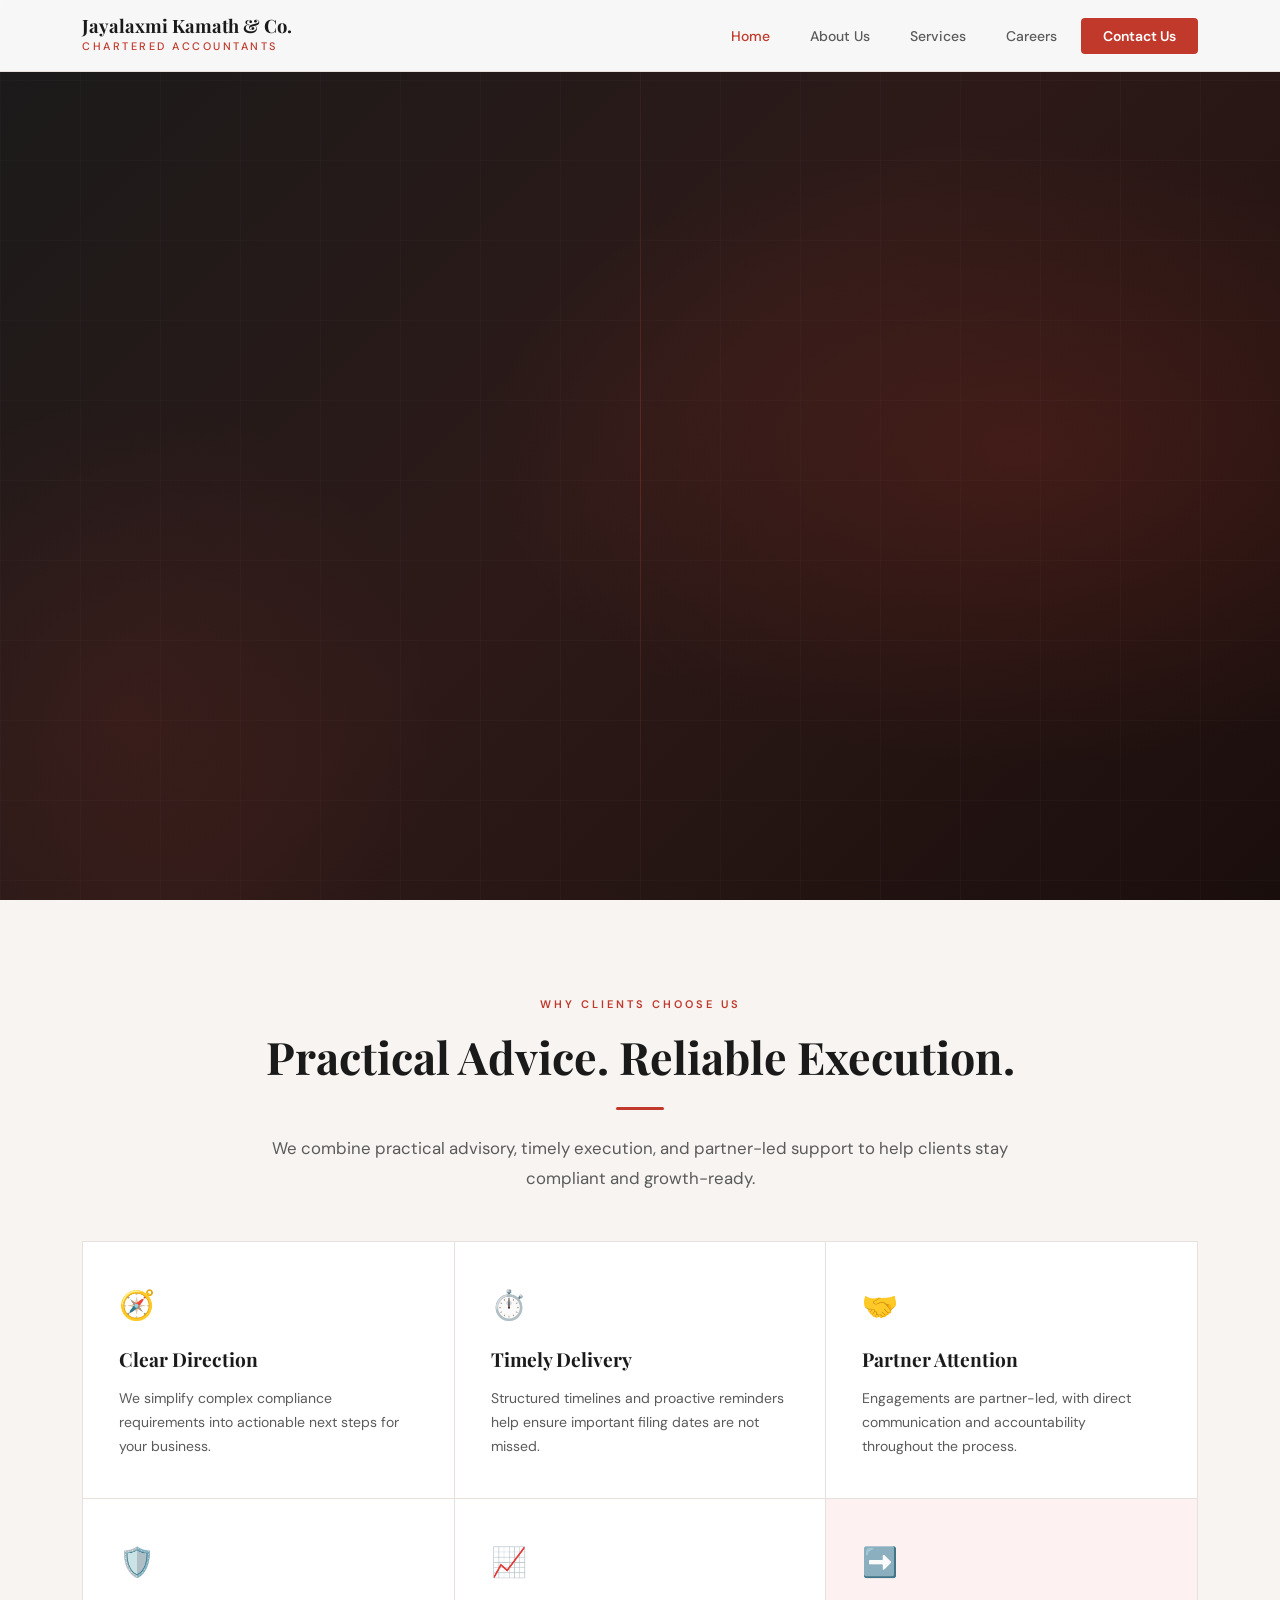
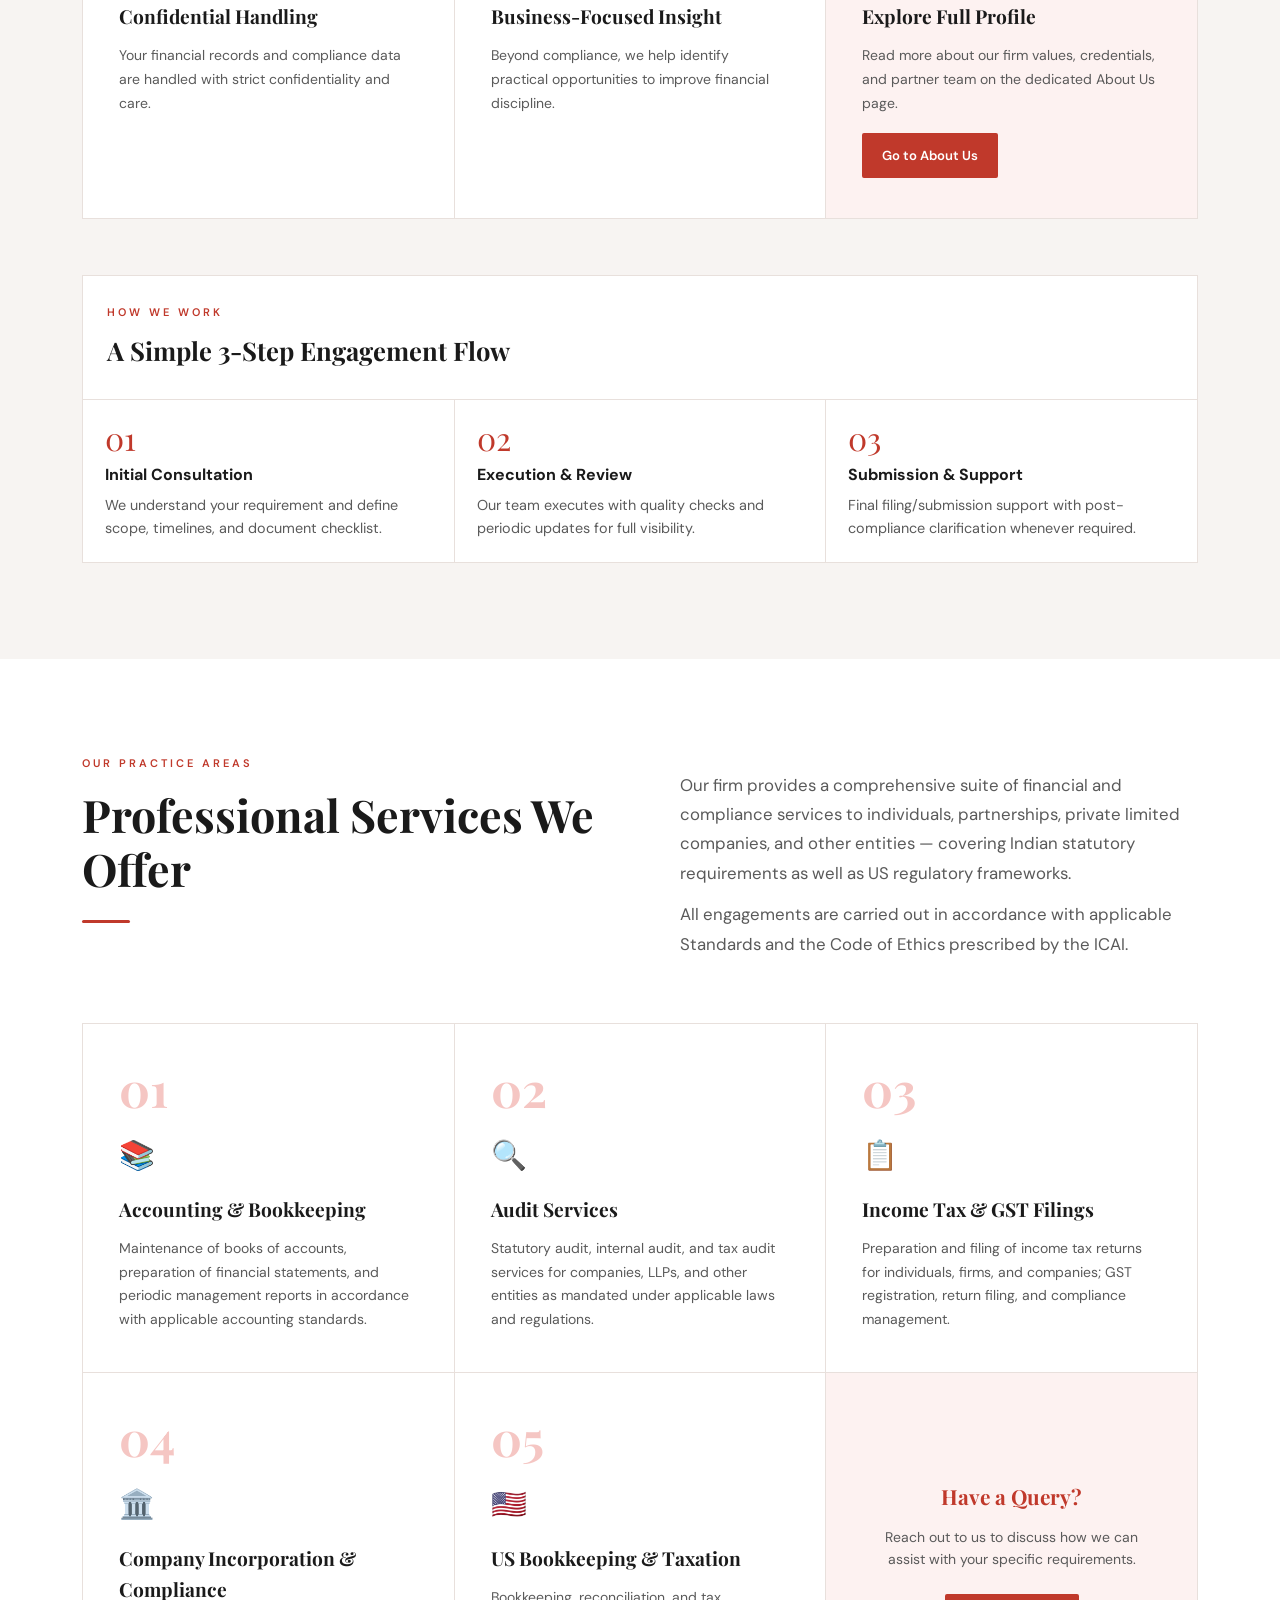
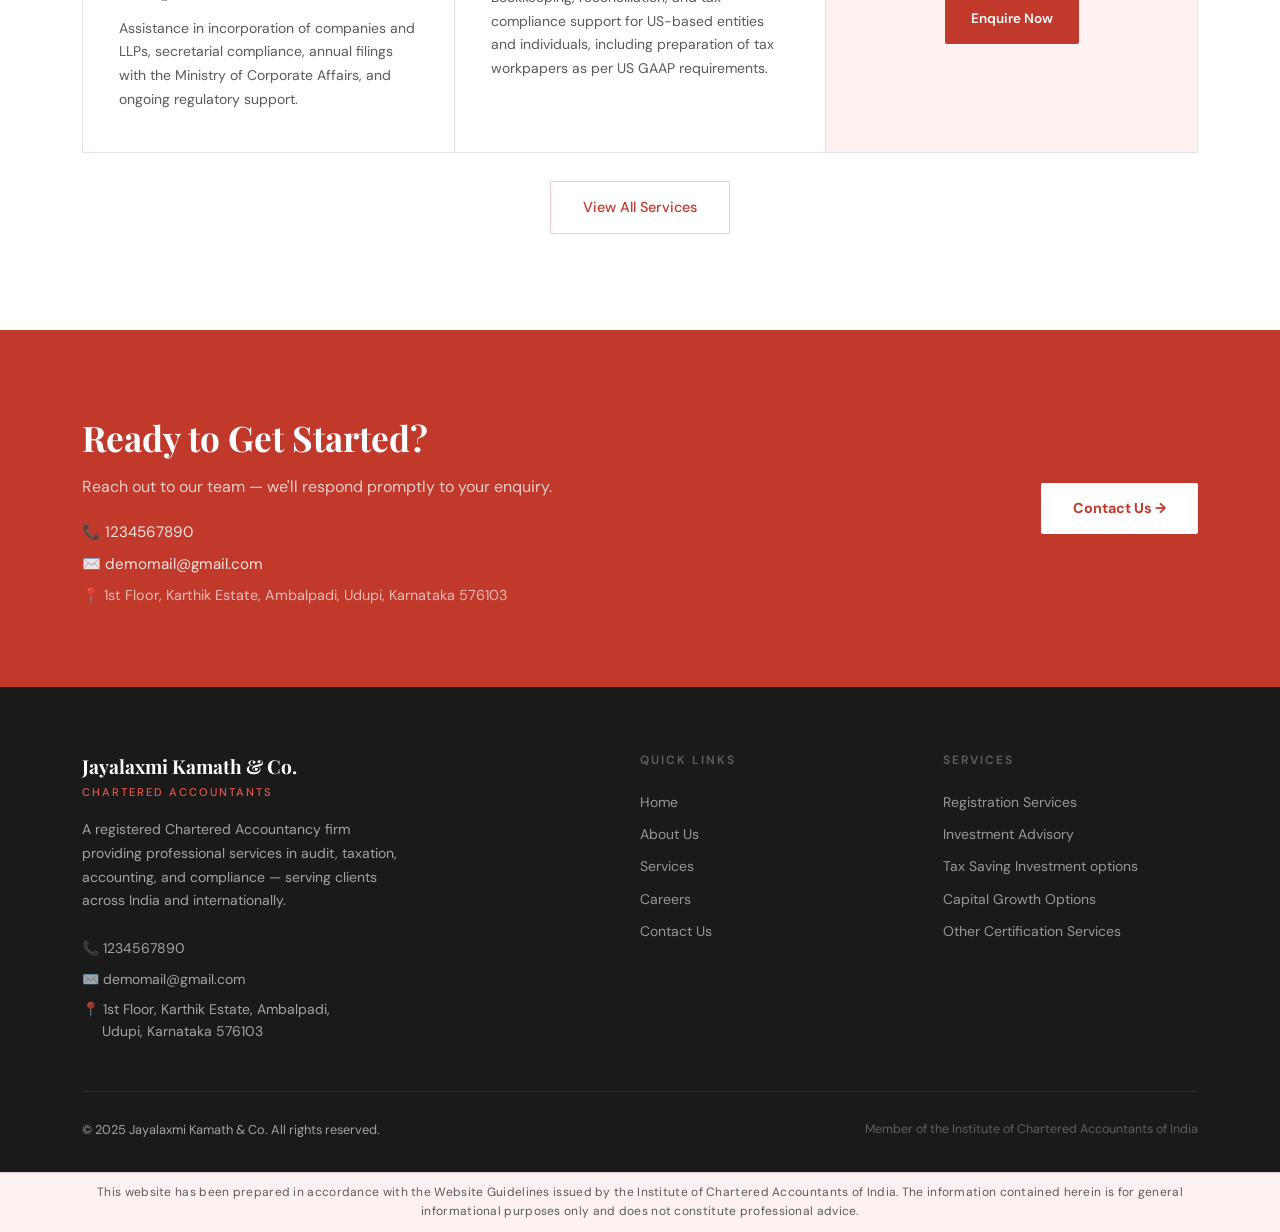
<file: index.html>
<!DOCTYPE html>
<html lang="en">
<head>
  <meta charset="UTF-8" />
  <meta name="viewport" content="width=device-width, initial-scale=1.0" />
  <title>Jayalaxmi Kamath & Co. | Chartered Accountants</title>
  <meta name="description" content="Jayalaxmi Kamath & Co., Chartered Accountants — Udupi, Karnataka. Professional services in Audit, Taxation, GST, Company Incorporation and US Bookkeeping." />
  <link rel="apple-touch-icon" sizes="180x180" href="favicon/apple-icon-180x180.png" />
  <link rel="icon" type="image/png" sizes="32x32" href="favicon/favicon-32x32.png" />
  <link rel="icon" type="image/png" sizes="16x16" href="favicon/favicon-16x16.png" />
  <link rel="manifest" href="favicon/manifest.json" />
  <link rel="shortcut icon" href="favicon/favicon.ico" />
  <meta name="msapplication-TileColor" content="#ffffff" />
  <meta name="msapplication-TileImage" content="favicon/ms-icon-144x144.png" />
  <meta name="theme-color" content="#ffffff" />
  <link rel="preconnect" href="https://fonts.googleapis.com" />
  <link rel="preconnect" href="https://fonts.gstatic.com" crossorigin />
  <link href="https://fonts.googleapis.com/css2?family=Playfair+Display:wght@400;600;700&family=DM+Sans:wght@300;400;500;600&display=swap" rel="stylesheet" />
  <link rel="stylesheet" href="assets/styles.css" />
</head>
<body>

  <div class="home-intro" id="homeIntro" aria-hidden="true">
    <div class="home-intro-text" id="homeIntroText">
      <span>Welcome to</span>
      <strong>JKC</strong>
    </div>
  </div>

  <!-- ════════════════ NAVIGATION ════════════════ -->
  <nav id="navbar">
    <div class="nav-reveal-wave" id="navRevealWave" aria-hidden="true"></div>
    <div class="container nav-inner">
      <a href="index.html" class="nav-brand intro-hidden" id="navBrand">
        <span class="nav-brand-name">Jayalaxmi Kamath & Co.</span>
        <span class="nav-brand-sub">Chartered Accountants</span>
      </a>
      <ul class="nav-links">
        <li><a href="index.html">Home</a></li>
        <li><a href="about.html">About Us</a></li>
        <li><a href="services.html">Services</a></li>
        <li><a href="careers.html">Careers</a></li>
        <li><a href="contact.html" class="nav-cta">Contact Us</a></li>
      </ul>
      <button class="hamburger" id="hamburger" aria-label="Menu">
        <span></span><span></span><span></span>
      </button>
    </div>
  </nav>

  <!-- Mobile Menu -->
  <div class="mobile-menu" id="mobileMenu">
    <a href="index.html" onclick="closeMobile()">Home</a>
    <a href="about.html" onclick="closeMobile()">About Us</a>
    <a href="services.html" onclick="closeMobile()">Services</a>
    <a href="careers.html" onclick="closeMobile()">Careers</a>
    <a href="contact.html" onclick="closeMobile()">Contact Us →</a>
  </div>

  <!-- ════════════════ HERO ════════════════ -->
  <section class="hero" id="home">
    <div class="hero-bg"></div>
    <div class="hero-grid"></div>
    <div class="hero-accent"></div>
    <div class="container">
      <div class="hero-content">
        <h1 class="hero-title">
          Professional Accounting &<br />
          <span>Financial Advisory</span><br />
          Services
        </h1>
        <p class="hero-desc">
          Jayalaxmi Kamath & Co. is a Chartered Accountancy firm committed to delivering precise, ethical, and comprehensive financial solutions — from audit and taxation to company compliance and US bookkeeping.
        </p>
        <div class="hero-actions">
          <a href="services.html" class="btn-primary">Our Services</a>
          <a href="contact.html" class="btn-outline">Get in Touch</a>
        </div>
      </div>
    </div>
  </section>

  <!-- ════════════════ HOME: VALUE SECTION ════════════════ -->
  <section class="section" style="background: var(--light);">
    <div class="container">
      <div style="text-align:center;" class="reveal">
        <p class="section-label">Why Clients Choose Us</p>
        <h2 class="section-title" style="display:inline-block;">Practical Advice. Reliable Execution.</h2>
        <div class="divider" style="margin: 24px auto;"></div>
        <p class="section-sub" style="margin-left:auto; margin-right:auto; text-align:center; max-width:760px;">
          We combine practical advisory, timely execution, and partner-led support to help clients stay compliant and growth-ready.
        </p>
      </div>

      <div class="services-grid reveal" style="margin-top:48px;">
        <div class="service-item">
          <div class="service-icon">🧭</div>
          <div class="service-name">Clear Direction</div>
          <div class="service-desc">We simplify complex compliance requirements into actionable next steps for your business.</div>
        </div>
        <div class="service-item">
          <div class="service-icon">⏱️</div>
          <div class="service-name">Timely Delivery</div>
          <div class="service-desc">Structured timelines and proactive reminders help ensure important filing dates are not missed.</div>
        </div>
        <div class="service-item">
          <div class="service-icon">🤝</div>
          <div class="service-name">Partner Attention</div>
          <div class="service-desc">Engagements are partner-led, with direct communication and accountability throughout the process.</div>
        </div>
        <div class="service-item">
          <div class="service-icon">🛡️</div>
          <div class="service-name">Confidential Handling</div>
          <div class="service-desc">Your financial records and compliance data are handled with strict confidentiality and care.</div>
        </div>
        <div class="service-item">
          <div class="service-icon">📈</div>
          <div class="service-name">Business-Focused Insight</div>
          <div class="service-desc">Beyond compliance, we help identify practical opportunities to improve financial discipline.</div>
        </div>
        <div class="service-item" style="background: var(--red-pale);">
          <div class="service-icon">➡️</div>
          <div class="service-name">Explore Full Profile</div>
          <div class="service-desc">Read more about our firm values, credentials, and partner team on the dedicated About Us page.</div>
          <div style="margin-top:18px;">
            <a href="about.html" class="btn-primary" style="font-size:0.82rem; padding:10px 18px;">Go to About Us</a>
          </div>
        </div>
      </div>

      <div class="reveal" style="margin-top:56px; border:1px solid var(--border); background: var(--white);">
        <div style="padding: 28px 24px; border-bottom:1px solid var(--border);">
          <p class="section-label" style="margin-bottom:8px;">How We Work</p>
          <h3 style="font-family: var(--ff-head); font-size:1.6rem; color:var(--dark);">A Simple 3-Step Engagement Flow</h3>
        </div>
        <div style="display:grid; grid-template-columns: repeat(auto-fit, minmax(220px, 1fr)); gap:1px; background:var(--border);">
          <div style="background:var(--white); padding:22px;">
            <div style="font-family:var(--ff-head); color:var(--red); font-size:2rem; line-height:1;">01</div>
            <div style="font-weight:700; color:var(--dark); margin-top:8px;">Initial Consultation</div>
            <p style="font-size:0.9rem; color:var(--mid); margin-top:6px;">We understand your requirement and define scope, timelines, and document checklist.</p>
          </div>
          <div style="background:var(--white); padding:22px;">
            <div style="font-family:var(--ff-head); color:var(--red); font-size:2rem; line-height:1;">02</div>
            <div style="font-weight:700; color:var(--dark); margin-top:8px;">Execution & Review</div>
            <p style="font-size:0.9rem; color:var(--mid); margin-top:6px;">Our team executes with quality checks and periodic updates for full visibility.</p>
          </div>
          <div style="background:var(--white); padding:22px;">
            <div style="font-family:var(--ff-head); color:var(--red); font-size:2rem; line-height:1;">03</div>
            <div style="font-weight:700; color:var(--dark); margin-top:8px;">Submission & Support</div>
            <p style="font-size:0.9rem; color:var(--mid); margin-top:6px;">Final filing/submission support with post-compliance clarification whenever required.</p>
          </div>
        </div>
      </div>
    </div>
  </section>

  <!-- ════════════════ HOME: SERVICES PREVIEW ════════════════ -->
  <section class="section services">
    <div class="container">
      <div class="services-intro">
        <div class="reveal">
          <p class="section-label">Our Practice Areas</p>
          <h2 class="section-title">Professional Services We Offer</h2>
          <div class="divider"></div>
        </div>
        <div class="reveal">
          <p class="section-sub">
            Our firm provides a comprehensive suite of financial and compliance services to individuals, partnerships, private limited companies, and other entities — covering Indian statutory requirements as well as US regulatory frameworks.
          </p>
          <p class="section-sub" style="margin-top:12px;">
            All engagements are carried out in accordance with applicable Standards and the Code of Ethics prescribed by the ICAI.
          </p>
        </div>
      </div>

      <div class="services-grid reveal">
        <div class="service-item">
          <div class="service-num">01</div>
          <div class="service-icon">📚</div>
          <div class="service-name">Accounting & Bookkeeping</div>
          <div class="service-desc">Maintenance of books of accounts, preparation of financial statements, and periodic management reports in accordance with applicable accounting standards.</div>
        </div>
        <div class="service-item">
          <div class="service-num">02</div>
          <div class="service-icon">🔍</div>
          <div class="service-name">Audit Services</div>
          <div class="service-desc">Statutory audit, internal audit, and tax audit services for companies, LLPs, and other entities as mandated under applicable laws and regulations.</div>
        </div>
        <div class="service-item">
          <div class="service-num">03</div>
          <div class="service-icon">📋</div>
          <div class="service-name">Income Tax & GST Filings</div>
          <div class="service-desc">Preparation and filing of income tax returns for individuals, firms, and companies; GST registration, return filing, and compliance management.</div>
        </div>
        <div class="service-item">
          <div class="service-num">04</div>
          <div class="service-icon">🏛️</div>
          <div class="service-name">Company Incorporation & Compliance</div>
          <div class="service-desc">Assistance in incorporation of companies and LLPs, secretarial compliance, annual filings with the Ministry of Corporate Affairs, and ongoing regulatory support.</div>
        </div>
        <div class="service-item">
          <div class="service-num">05</div>
          <div class="service-icon">🇺🇸</div>
          <div class="service-name">US Bookkeeping & Taxation</div>
          <div class="service-desc">Bookkeeping, reconciliation, and tax compliance support for US-based entities and individuals, including preparation of tax workpapers as per US GAAP requirements.</div>
        </div>
        <div class="service-item" style="background: var(--red-pale); cursor:default;">
          <div style="height:100%; display:flex; flex-direction:column; justify-content:center; align-items:center; text-align:center; padding: 20px;">
            <div style="font-family: var(--ff-head); font-size: 1.3rem; color: var(--red); font-weight:700; margin-bottom:12px;">Have a Query?</div>
            <p style="font-size:0.875rem; color:var(--mid); margin-bottom:24px; line-height:1.6;">Reach out to us to discuss how we can assist with your specific requirements.</p>
            <a href="contact.html" class="btn-primary" style="font-size:0.85rem; padding:12px 24px;">Enquire Now</a>
          </div>
        </div>
      </div>
      <div style="margin-top:28px; display:flex; justify-content:center;">
        <a href="services.html" class="btn-outline" style="color:var(--red); border-color: var(--red-mid);">View All Services</a>
      </div>
    </div>
  </section>

  <!-- ════════════════ CONTACT BANNER ════════════════ -->
  <div class="contact-banner">
    <div class="container">
      <div class="contact-banner-inner">
        <div class="contact-banner-text">
          <h2>Ready to Get Started?</h2>
          <p>Reach out to our team — we'll respond promptly to your enquiry.</p>
          <div style="margin-top:20px; display:flex; flex-direction:column; gap:8px;">
            <a href="tel:1234567890" style="color:rgba(255,255,255,0.85); font-size:0.95rem;">📞 1234567890</a>
            <a href="mailto:demomail@gmail.com" style="color:rgba(255,255,255,0.85); font-size:0.95rem;">✉️ demomail@gmail.com</a>
            <span style="color:rgba(255,255,255,0.65); font-size:0.9rem;">📍 1st Floor, Karthik Estate, Ambalpadi, Udupi, Karnataka 576103</span>
          </div>
        </div>
        <a href="contact.html" class="btn-white">Contact Us →</a>
      </div>
    </div>
  </div>

  <!-- ════════════════ FOOTER ════════════════ -->
  <footer>
    <div class="container">
      <div class="footer-grid">
        <div>
          <div class="footer-brand-name">Jayalaxmi Kamath & Co.</div>
          <div class="footer-brand-sub">Chartered Accountants</div>
          <p class="footer-desc">A registered Chartered Accountancy firm providing professional services in audit, taxation, accounting, and compliance — serving clients across India and internationally.</p>
          <div class="footer-contact">
            <a href="tel:1234567890">📞 1234567890</a>
            <a href="mailto:demomail@gmail.com">✉️ demomail@gmail.com</a>
            <span>📍 1st Floor, Karthik Estate, Ambalpadi,<br />&nbsp;&nbsp;&nbsp;&nbsp;&nbsp;Udupi, Karnataka 576103</span>
          </div>
        </div>
        <div class="footer-col">
          <h4>Quick Links</h4>
          <div class="footer-links">
            <a href="index.html">Home</a>
            <a href="about.html">About Us</a>
            <a href="services.html">Services</a>
            <a href="careers.html">Careers</a>
            <a href="contact.html">Contact Us</a>
          </div>
        </div>
        <div class="footer-col">
          <h4>Services</h4>
          <div class="footer-links">
            <a href="services.html">Registration Services</a>
            <a href="services.html">Investment Advisory</a>
            <a href="services.html">Tax Saving Investment options</a>
            <a href="services.html">Capital Growth Options</a>
            <a href="services.html">Other Certification Services</a>
          </div>
        </div>
      </div>
      <div class="footer-bottom">
        <p>© 2025 Jayalaxmi Kamath & Co. All rights reserved.</p>
        <span class="footer-icai">Member of the Institute of Chartered Accountants of India</span>
      </div>
    </div>
  </footer>

  <!-- ICAI Disclaimer Strip -->
  <div class="icai-strip">
    <div class="container">
      <p>This website has been prepared in accordance with the Website Guidelines issued by the Institute of Chartered Accountants of India. The information contained herein is for general informational purposes only and does not constitute professional advice.</p>
    </div>
  </div>

  <!-- ════════════════ SCRIPTS ════════════════ -->
  <script src="assets/main.js"></script>
</body>
</html>
</file>
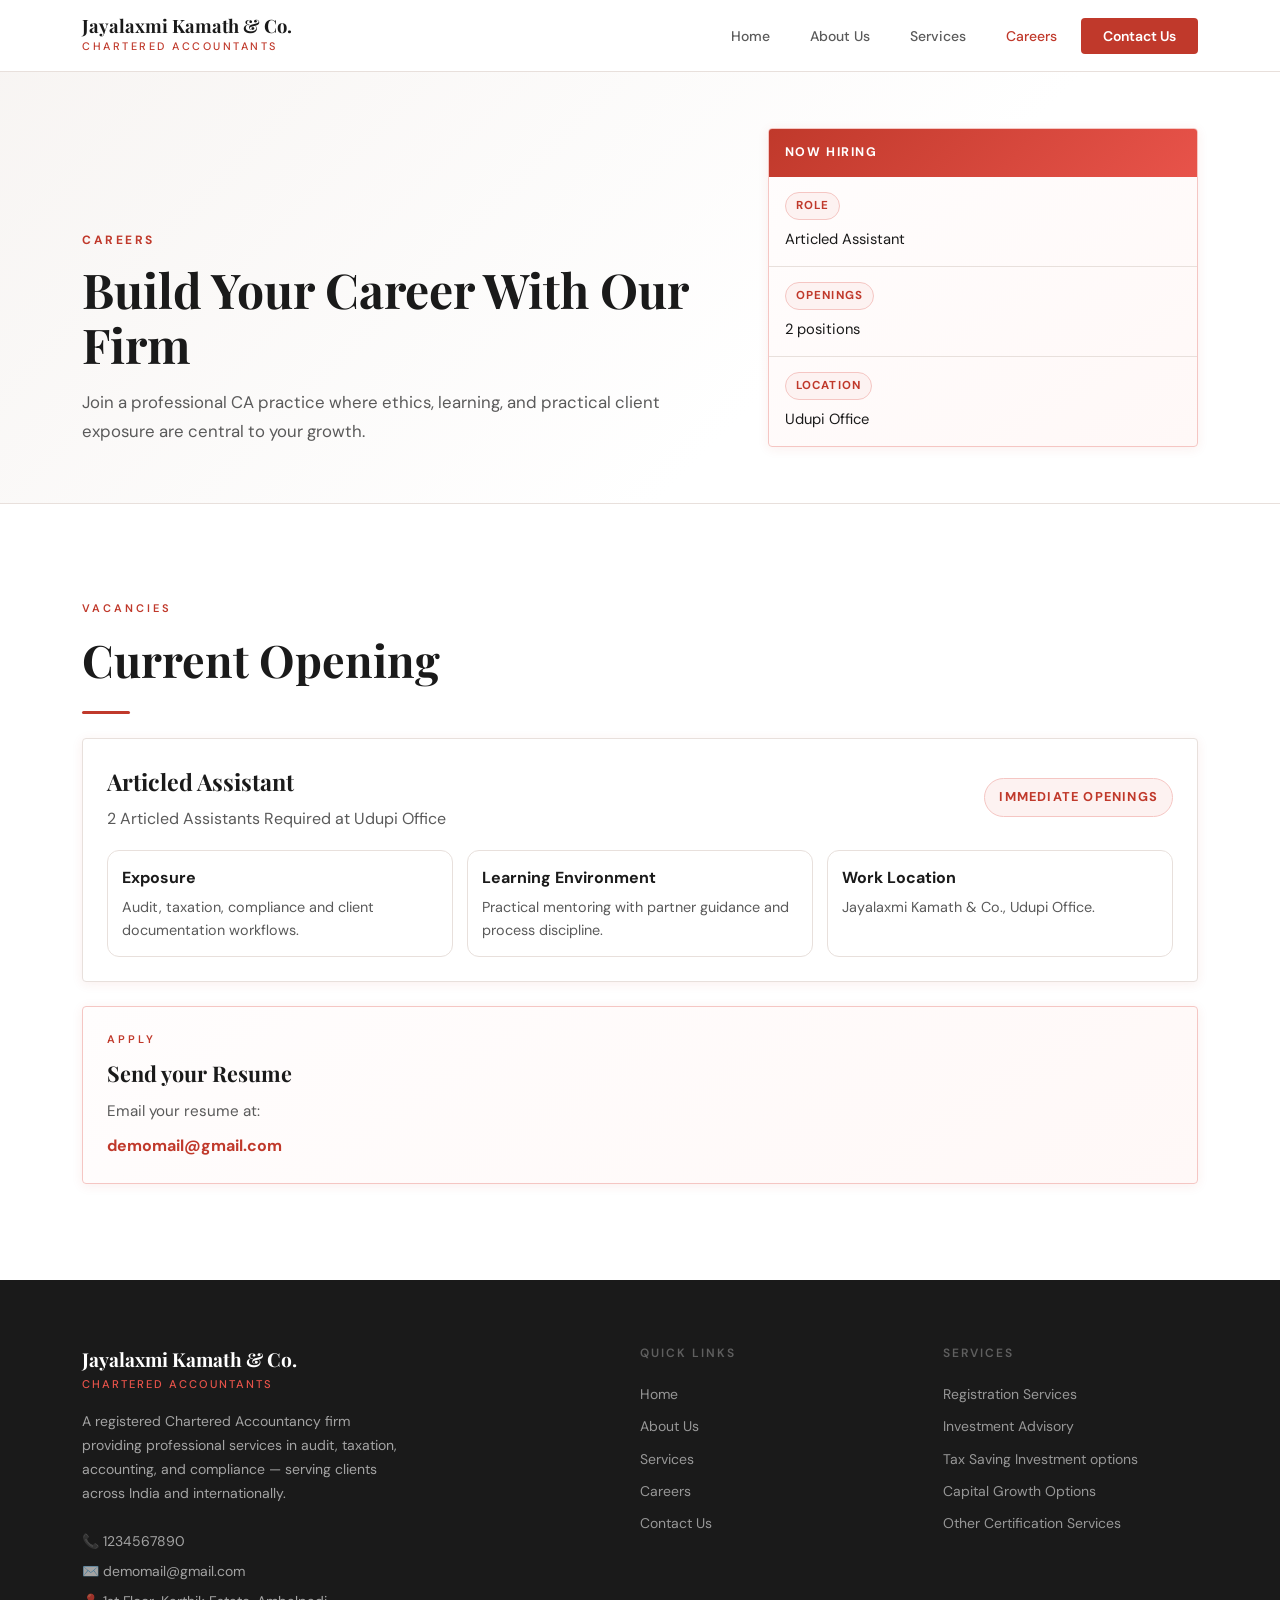
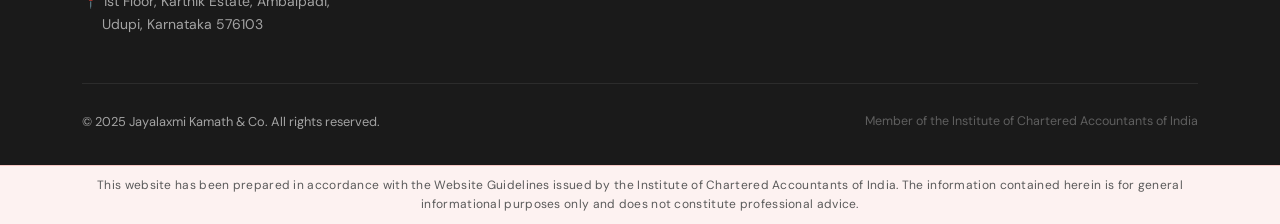
<file: careers.html>
<!DOCTYPE html>
<html lang="en">
<head>
  <meta charset="UTF-8" />
  <meta name="viewport" content="width=device-width, initial-scale=1.0" />
  <title>Careers | Jayalaxmi Kamath & Co.</title>
  <meta name="description" content="Careers at Jayalaxmi Kamath & Co. — current openings and application details." />
  <link rel="apple-touch-icon" sizes="180x180" href="favicon/apple-icon-180x180.png" />
  <link rel="icon" type="image/png" sizes="32x32" href="favicon/favicon-32x32.png" />
  <link rel="icon" type="image/png" sizes="16x16" href="favicon/favicon-16x16.png" />
  <link rel="manifest" href="favicon/manifest.json" />
  <link rel="shortcut icon" href="favicon/favicon.ico" />
  <meta name="msapplication-TileColor" content="#ffffff" />
  <meta name="msapplication-TileImage" content="favicon/ms-icon-144x144.png" />
  <meta name="theme-color" content="#ffffff" />
  <link rel="preconnect" href="https://fonts.googleapis.com" />
  <link rel="preconnect" href="https://fonts.gstatic.com" crossorigin />
  <link href="https://fonts.googleapis.com/css2?family=Playfair+Display:wght@400;600;700&family=DM+Sans:wght@300;400;500;600&display=swap" rel="stylesheet" />
  <link rel="stylesheet" href="assets/styles.css" />
</head>
<body>

  <nav id="navbar">
    <div class="container nav-inner">
      <a href="index.html" class="nav-brand">
        <span class="nav-brand-name">Jayalaxmi Kamath & Co.</span>
        <span class="nav-brand-sub">Chartered Accountants</span>
      </a>
      <ul class="nav-links">
        <li><a href="index.html">Home</a></li>
        <li><a href="about.html">About Us</a></li>
        <li><a href="services.html">Services</a></li>
        <li><a href="careers.html">Careers</a></li>
        <li><a href="contact.html" class="nav-cta">Contact Us</a></li>
      </ul>
      <button class="hamburger" id="hamburger" aria-label="Menu">
        <span></span><span></span><span></span>
      </button>
    </div>
  </nav>

  <div class="mobile-menu" id="mobileMenu">
    <a href="index.html" onclick="closeMobile()">Home</a>
    <a href="about.html" onclick="closeMobile()">About Us</a>
    <a href="services.html" onclick="closeMobile()">Services</a>
    <a href="careers.html" onclick="closeMobile()">Careers</a>
    <a href="contact.html" onclick="closeMobile()">Contact Us →</a>
  </div>

  <header class="page-hero">
    <div class="container">
      <div class="page-hero-inner">
        <div class="reveal">
          <div class="page-kicker">Careers</div>
          <h1 class="page-title">Build Your Career With Our Firm</h1>
          <p class="page-subtitle">
            Join a professional CA practice where ethics, learning, and practical client exposure are central to your growth.
          </p>
        </div>
        <div class="page-meta fancy reveal">
          <div class="page-meta-head">Now Hiring</div>
          <div class="page-meta-grid">
            <div class="page-meta-pill">
              <span class="meta-label">Role</span>
              <div class="meta-value">Articled Assistant</div>
            </div>
            <div class="page-meta-pill">
              <span class="meta-label">Openings</span>
              <div class="meta-value">2 positions</div>
            </div>
            <div class="page-meta-pill">
              <span class="meta-label">Location</span>
              <div class="meta-value">Udupi Office</div>
            </div>
          </div>
        </div>
      </div>
    </div>
  </header>

  <section class="section">
    <div class="container">
      <div class="reveal">
        <p class="section-label">Vacancies</p>
        <h2 class="section-title">Current Opening</h2>
        <div class="divider"></div>
      </div>

      <div class="card reveal" style="margin-top: 14px;">
        <div class="card-pad">
          <div style="display:flex; gap:14px; flex-wrap:wrap; align-items:center; justify-content:space-between;">
            <div>
              <h3 style="font-family:var(--ff-head); font-size:1.45rem; color:var(--dark);">Articled Assistant</h3>
              <p style="color:var(--mid); margin-top:6px;">2 Articled Assistants Required at Udupi Office</p>
            </div>
            <span style="font-size:0.8rem; font-weight:700; letter-spacing:1.2px; text-transform:uppercase; color:var(--red); background:var(--red-pale); border:1px solid var(--red-mid); border-radius:999px; padding:8px 14px;">Immediate Openings</span>
          </div>

          <div style="display:grid; grid-template-columns: repeat(auto-fit, minmax(220px, 1fr)); gap:14px; margin-top:18px;">
            <div style="border:1px solid var(--border); border-radius:12px; padding:14px;">
              <div style="font-weight:700; color:var(--dark);">Exposure</div>
              <p style="font-size:0.9rem; color:var(--mid); margin-top:5px;">Audit, taxation, compliance and client documentation workflows.</p>
            </div>
            <div style="border:1px solid var(--border); border-radius:12px; padding:14px;">
              <div style="font-weight:700; color:var(--dark);">Learning Environment</div>
              <p style="font-size:0.9rem; color:var(--mid); margin-top:5px;">Practical mentoring with partner guidance and process discipline.</p>
            </div>
            <div style="border:1px solid var(--border); border-radius:12px; padding:14px;">
              <div style="font-weight:700; color:var(--dark);">Work Location</div>
              <p style="font-size:0.9rem; color:var(--mid); margin-top:5px;">Jayalaxmi Kamath & Co., Udupi Office.</p>
            </div>
          </div>
        </div>
      </div>

      <div class="card reveal" style="margin-top: 24px; border-color: var(--red-mid); background: linear-gradient(145deg, #fffdfd 0%, #fff8f7 100%);">
        <div class="card-pad">
          <p class="section-label" style="margin-bottom:8px;">Apply</p>
          <h3 style="font-family:var(--ff-head); font-size:1.35rem; color:var(--dark);">Send your Resume</h3>
          <p style="font-size:0.95rem; color:var(--mid); margin-top:8px;">Email your resume at:</p>
          <p style="margin-top:10px;">
            <a href="mailto:demomail@gmail.com" style="font-weight:700; color:var(--red); font-size:1rem;">demomail@gmail.com</a>
          </p>
        </div>
      </div>
    </div>
  </section>

  <footer>
    <div class="container">
      <div class="footer-grid">
        <div>
          <div class="footer-brand-name">Jayalaxmi Kamath & Co.</div>
          <div class="footer-brand-sub">Chartered Accountants</div>
          <p class="footer-desc">A registered Chartered Accountancy firm providing professional services in audit, taxation, accounting, and compliance — serving clients across India and internationally.</p>
          <div class="footer-contact">
            <a href="tel:1234567890">📞 1234567890</a>
            <a href="mailto:demomail@gmail.com">✉️ demomail@gmail.com</a>
            <span>📍 1st Floor, Karthik Estate, Ambalpadi,<br />&nbsp;&nbsp;&nbsp;&nbsp;&nbsp;Udupi, Karnataka 576103</span>
          </div>
        </div>
        <div class="footer-col">
          <h4>Quick Links</h4>
          <div class="footer-links">
            <a href="index.html">Home</a>
            <a href="about.html">About Us</a>
            <a href="services.html">Services</a>
            <a href="careers.html">Careers</a>
            <a href="contact.html">Contact Us</a>
          </div>
        </div>
        <div class="footer-col">
          <h4>Services</h4>
          <div class="footer-links">
            <a href="services.html">Registration Services</a>
            <a href="services.html">Investment Advisory</a>
            <a href="services.html">Tax Saving Investment options</a>
            <a href="services.html">Capital Growth Options</a>
            <a href="services.html">Other Certification Services</a>
          </div>
        </div>
      </div>
      <div class="footer-bottom">
        <p>© 2025 Jayalaxmi Kamath & Co. All rights reserved.</p>
        <span class="footer-icai">Member of the Institute of Chartered Accountants of India</span>
      </div>
    </div>
  </footer>

  <div class="icai-strip">
    <div class="container">
      <p>This website has been prepared in accordance with the Website Guidelines issued by the Institute of Chartered Accountants of India. The information contained herein is for general informational purposes only and does not constitute professional advice.</p>
    </div>
  </div>

  <script src="assets/main.js"></script>
</body>
</html>
</file>
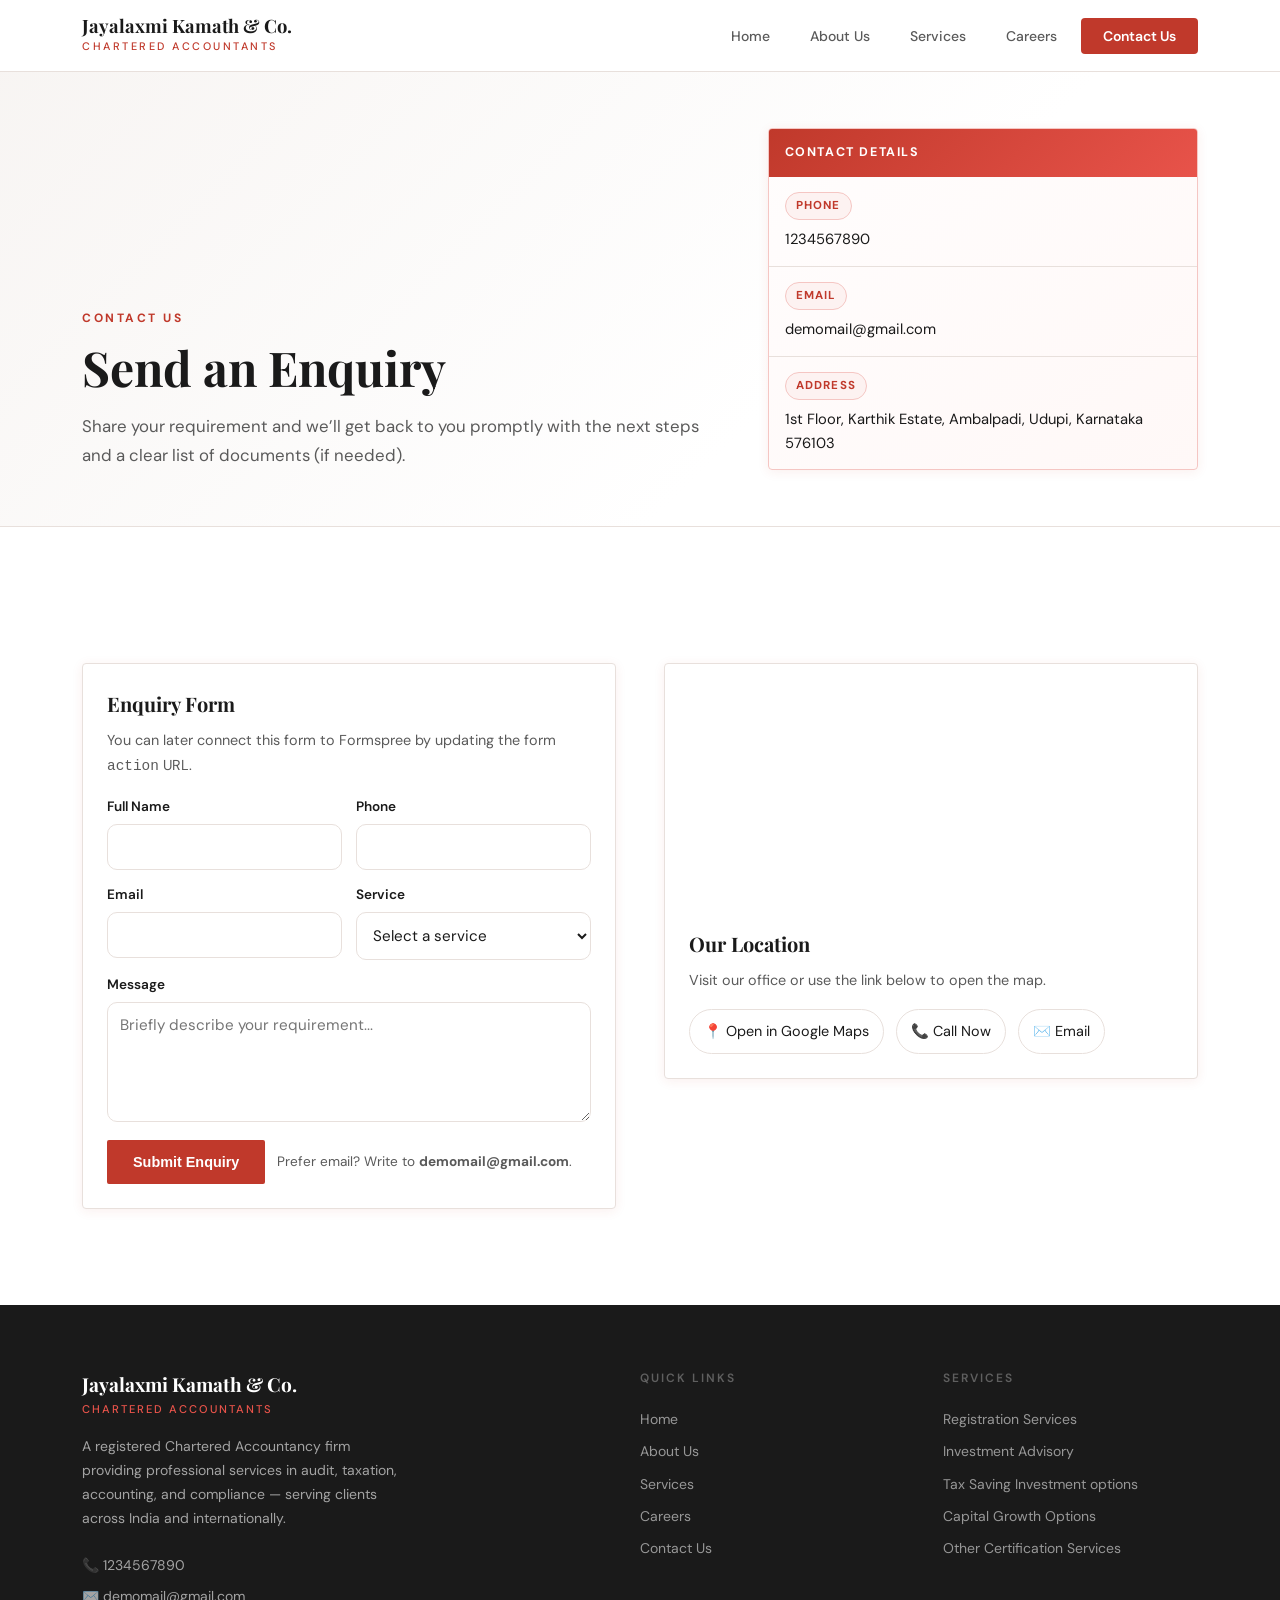
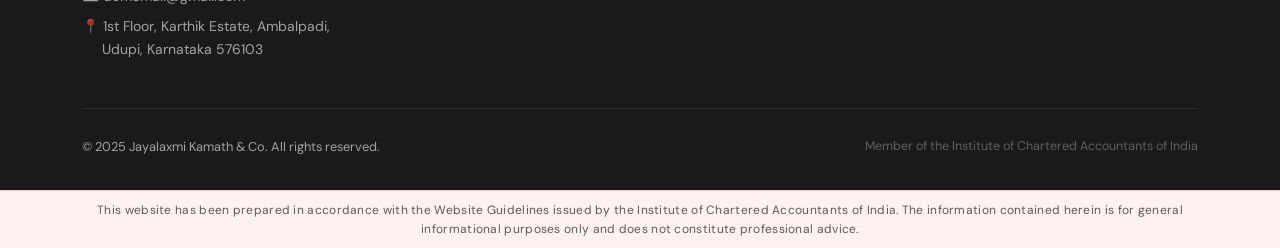
<file: contact.html>
<!DOCTYPE html>
<html lang="en">
<head>
  <meta charset="UTF-8" />
  <meta name="viewport" content="width=device-width, initial-scale=1.0" />
  <title>Contact Us | Jayalaxmi Kamath & Co.</title>
  <meta name="description" content="Contact Jayalaxmi Kamath & Co. — send an enquiry, view location, and reach us by phone or email." />
  <link rel="apple-touch-icon" sizes="180x180" href="favicon/apple-icon-180x180.png" />
  <link rel="icon" type="image/png" sizes="32x32" href="favicon/favicon-32x32.png" />
  <link rel="icon" type="image/png" sizes="16x16" href="favicon/favicon-16x16.png" />
  <link rel="manifest" href="favicon/manifest.json" />
  <link rel="shortcut icon" href="favicon/favicon.ico" />
  <meta name="msapplication-TileColor" content="#ffffff" />
  <meta name="msapplication-TileImage" content="favicon/ms-icon-144x144.png" />
  <meta name="theme-color" content="#ffffff" />
  <link rel="preconnect" href="https://fonts.googleapis.com" />
  <link rel="preconnect" href="https://fonts.gstatic.com" crossorigin />
  <link href="https://fonts.googleapis.com/css2?family=Playfair+Display:wght@400;600;700&family=DM+Sans:wght@300;400;500;600&display=swap" rel="stylesheet" />
  <link rel="stylesheet" href="assets/styles.css" />
</head>
<body>

  <!-- ════════════════ NAVIGATION ════════════════ -->
  <nav id="navbar">
    <div class="container nav-inner">
      <a href="index.html" class="nav-brand">
        <span class="nav-brand-name">Jayalaxmi Kamath & Co.</span>
        <span class="nav-brand-sub">Chartered Accountants</span>
      </a>
      <ul class="nav-links">
        <li><a href="index.html">Home</a></li>
        <li><a href="about.html">About Us</a></li>
        <li><a href="services.html">Services</a></li>
        <li><a href="careers.html">Careers</a></li>
        <li><a href="contact.html" class="nav-cta">Contact Us</a></li>
      </ul>
      <button class="hamburger" id="hamburger" aria-label="Menu">
        <span></span><span></span><span></span>
      </button>
    </div>
  </nav>

  <!-- Mobile Menu -->
  <div class="mobile-menu" id="mobileMenu">
    <a href="index.html" onclick="closeMobile()">Home</a>
    <a href="about.html" onclick="closeMobile()">About Us</a>
    <a href="services.html" onclick="closeMobile()">Services</a>
    <a href="careers.html" onclick="closeMobile()">Careers</a>
    <a href="contact.html" onclick="closeMobile()">Contact Us →</a>
  </div>

  <!-- ════════════════ PAGE HERO ════════════════ -->
  <header class="page-hero">
    <div class="container">
      <div class="page-hero-inner">
        <div class="reveal">
          <div class="page-kicker">Contact Us</div>
          <h1 class="page-title">Send an Enquiry</h1>
          <p class="page-subtitle">
            Share your requirement and we’ll get back to you promptly with the next steps and a clear list of documents (if needed).
          </p>
        </div>
        <div class="page-meta fancy reveal">
          <div class="page-meta-head">Contact Details</div>
          <div class="page-meta-grid">
            <div class="page-meta-pill">
              <span class="meta-label">Phone</span>
              <div class="meta-value"><a href="tel:1234567890">1234567890</a></div>
            </div>
            <div class="page-meta-pill">
              <span class="meta-label">Email</span>
              <div class="meta-value"><a href="mailto:demomail@gmail.com">demomail@gmail.com</a></div>
            </div>
            <div class="page-meta-pill">
              <span class="meta-label">Address</span>
              <div class="meta-value">1st Floor, Karthik Estate, Ambalpadi, Udupi, Karnataka 576103</div>
            </div>
          </div>
        </div>
      </div>
    </div>
  </header>

  <!-- ════════════════ CONTACT CONTENT ════════════════ -->
  <section class="section">
    <div class="container">
      <div class="contact-grid">

        <!-- Enquiry Form -->
        <div class="card reveal">
          <div class="card-pad">
            <div class="card-title">Enquiry Form</div>
            <div class="card-sub">You can later connect this form to Formspree by updating the form <code>action</code> URL.</div>

            <form action="#" method="post" style="margin-top: 16px;">
              <div class="form-grid">
                <div class="field">
                  <label for="name">Full Name</label>
                  <input id="name" name="name" type="text" autocomplete="name" required />
                </div>
                <div class="field">
                  <label for="phone">Phone</label>
                  <input id="phone" name="phone" type="tel" autocomplete="tel" />
                </div>
                <div class="field">
                  <label for="email">Email</label>
                  <input id="email" name="email" type="email" autocomplete="email" required />
                </div>
                <div class="field">
                  <label for="service">Service</label>
                  <select id="service" name="service">
                    <option value="">Select a service</option>
                    <option>Accounting & Bookkeeping</option>
                    <option>Audit Services</option>
                    <option>Income Tax & GST Filings</option>
                    <option>Company Incorporation & Compliance</option>
                    <option>🇺🇸 Bookkeeping & Taxation</option>
                  </select>
                </div>
                <div class="field" style="grid-column: 1 / -1;">
                  <label for="message">Message</label>
                  <textarea id="message" name="message" placeholder="Briefly describe your requirement..." required></textarea>
                </div>
              </div>

              <div class="form-actions">
                <button type="submit" class="btn-primary" style="padding: 12px 24px;">Submit Enquiry</button>
                <div class="helptext">Prefer email? Write to <a href="mailto:demomail@gmail.com"><strong>demomail@gmail.com</strong></a>.</div>
              </div>
            </form>
          </div>
        </div>

        <!-- Map -->
        <div class="card reveal">
          <iframe
            class="map-frame"
            loading="lazy"
            referrerpolicy="no-referrer-when-downgrade"
            src="https://www.google.com/maps?q=1st%20Floor%2C%20Karthik%20Estate%2C%20Ambalpadi%2C%20Udupi%2C%20Karnataka%20576103&output=embed"
            title="Jayalaxmi Kamath & Co. Location"
          ></iframe>
          <div class="card-pad">
            <div class="card-title">Our Location</div>
            <div class="card-sub">Visit our office or use the link below to open the map.</div>
            <div class="map-actions">
              <a class="link-pill" href="https://share.google/lIxiJ08RNb4U65djA" target="_blank" rel="noopener noreferrer">📍 Open in Google Maps</a>
              <a class="link-pill" href="tel:1234567890">📞 Call Now</a>
              <a class="link-pill" href="mailto:demomail@gmail.com">✉️ Email</a>
            </div>
          </div>
        </div>

      </div>
    </div>
  </section>

  <!-- ════════════════ FOOTER ════════════════ -->
  <footer>
    <div class="container">
      <div class="footer-grid">
        <div>
          <div class="footer-brand-name">Jayalaxmi Kamath & Co.</div>
          <div class="footer-brand-sub">Chartered Accountants</div>
          <p class="footer-desc">A registered Chartered Accountancy firm providing professional services in audit, taxation, accounting, and compliance — serving clients across India and internationally.</p>
          <div class="footer-contact">
            <a href="tel:1234567890">📞 1234567890</a>
            <a href="mailto:demomail@gmail.com">✉️ demomail@gmail.com</a>
            <span>📍 1st Floor, Karthik Estate, Ambalpadi,<br />&nbsp;&nbsp;&nbsp;&nbsp;&nbsp;Udupi, Karnataka 576103</span>
          </div>
        </div>
        <div class="footer-col">
          <h4>Quick Links</h4>
          <div class="footer-links">
            <a href="index.html">Home</a>
            <a href="about.html">About Us</a>
            <a href="services.html">Services</a>
            <a href="careers.html">Careers</a>
            <a href="contact.html">Contact Us</a>
          </div>
        </div>
        <div class="footer-col">
          <h4>Services</h4>
          <div class="footer-links">
            <a href="services.html">Registration Services</a>
            <a href="services.html">Investment Advisory</a>
            <a href="services.html">Tax Saving Investment options</a>
            <a href="services.html">Capital Growth Options</a>
            <a href="services.html">Other Certification Services</a>
          </div>
        </div>
      </div>
      <div class="footer-bottom">
        <p>© 2025 Jayalaxmi Kamath & Co. All rights reserved.</p>
        <span class="footer-icai">Member of the Institute of Chartered Accountants of India</span>
      </div>
    </div>
  </footer>

  <!-- ICAI Disclaimer Strip -->
  <div class="icai-strip">
    <div class="container">
      <p>This website has been prepared in accordance with the Website Guidelines issued by the Institute of Chartered Accountants of India. The information contained herein is for general informational purposes only and does not constitute professional advice.</p>
    </div>
  </div>

  <script src="assets/main.js"></script>
</body>
</html>
</file>
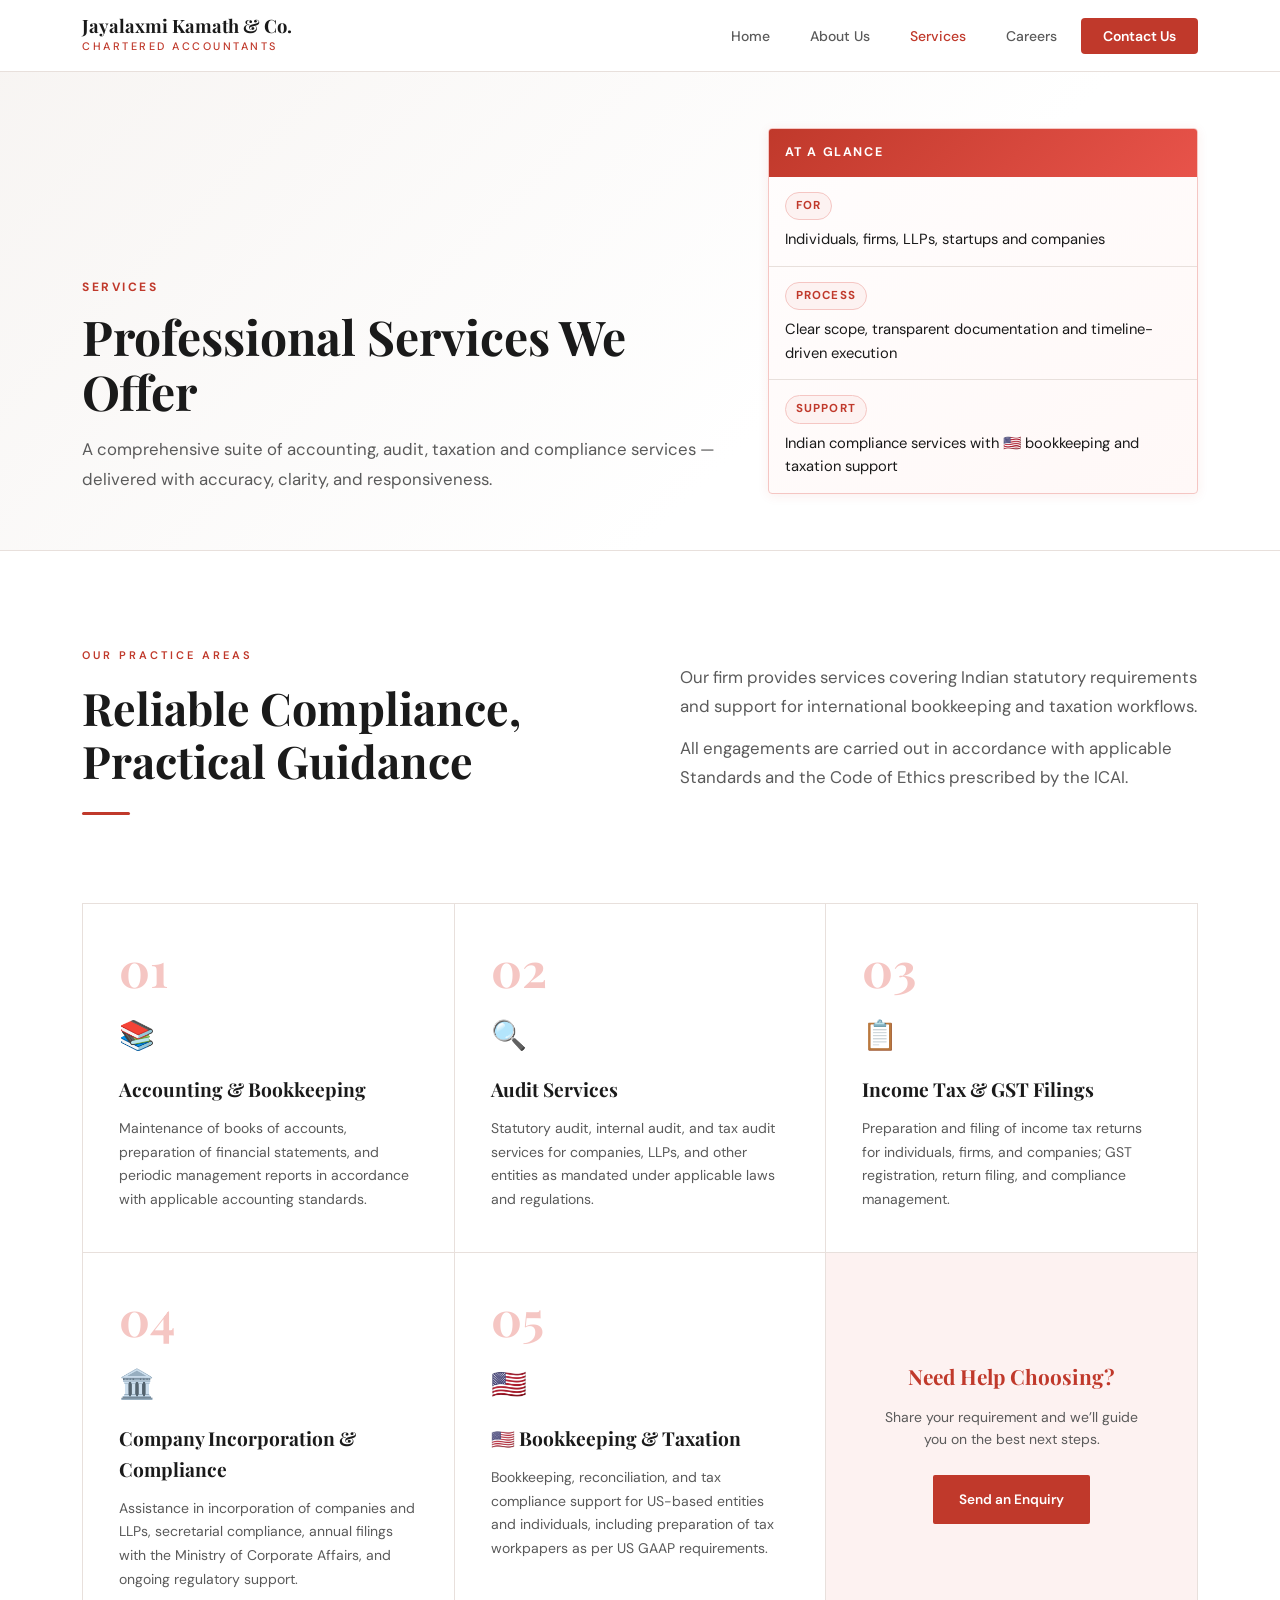
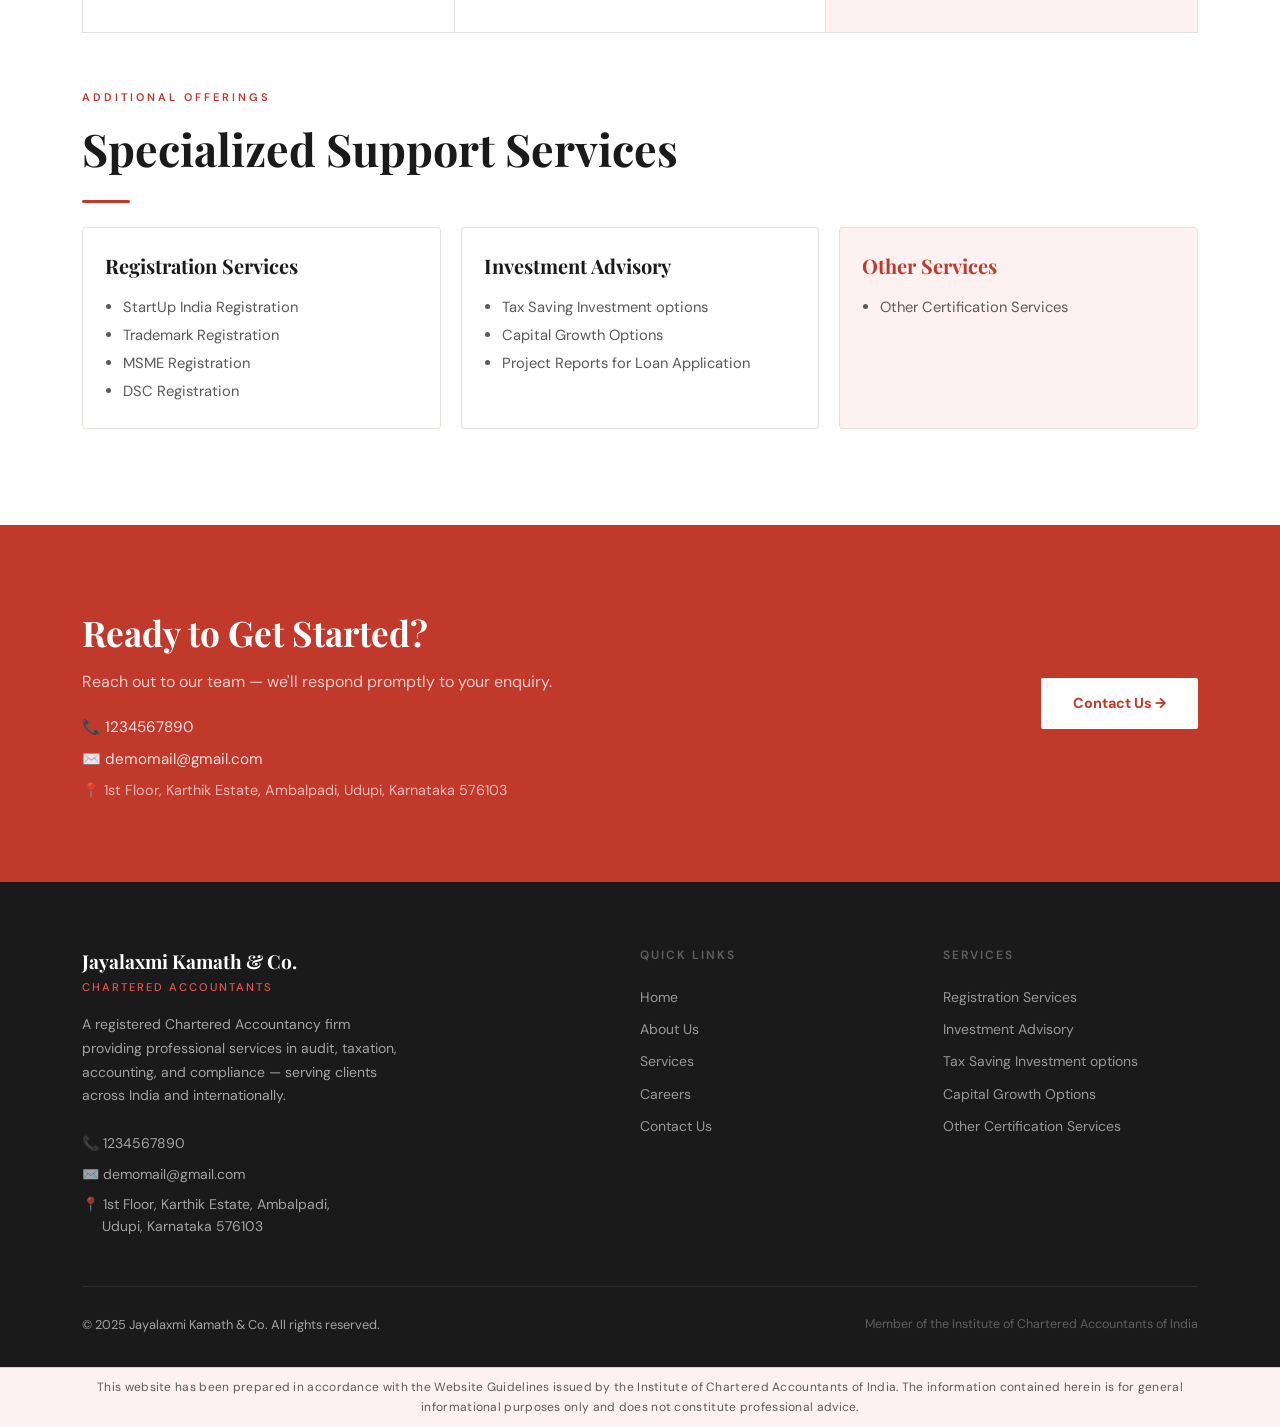
<file: services.html>
<!DOCTYPE html>
<html lang="en">
<head>
  <meta charset="UTF-8" />
  <meta name="viewport" content="width=device-width, initial-scale=1.0" />
  <title>Services | Jayalaxmi Kamath & Co.</title>
  <meta name="description" content="Our services — Audit, Taxation, GST, Accounting, Company Incorporation, and 🇺🇸 US Bookkeeping & Taxation support." />
  <link rel="apple-touch-icon" sizes="180x180" href="favicon/apple-icon-180x180.png" />
  <link rel="icon" type="image/png" sizes="32x32" href="favicon/favicon-32x32.png" />
  <link rel="icon" type="image/png" sizes="16x16" href="favicon/favicon-16x16.png" />
  <link rel="manifest" href="favicon/manifest.json" />
  <link rel="shortcut icon" href="favicon/favicon.ico" />
  <meta name="msapplication-TileColor" content="#ffffff" />
  <meta name="msapplication-TileImage" content="favicon/ms-icon-144x144.png" />
  <meta name="theme-color" content="#ffffff" />
  <link rel="preconnect" href="https://fonts.googleapis.com" />
  <link rel="preconnect" href="https://fonts.gstatic.com" crossorigin />
  <link href="https://fonts.googleapis.com/css2?family=Playfair+Display:wght@400;600;700&family=DM+Sans:wght@300;400;500;600&display=swap" rel="stylesheet" />
  <link rel="stylesheet" href="assets/styles.css" />
</head>
<body>

  <!-- ════════════════ NAVIGATION ════════════════ -->
  <nav id="navbar">
    <div class="container nav-inner">
      <a href="index.html" class="nav-brand">
        <span class="nav-brand-name">Jayalaxmi Kamath & Co.</span>
        <span class="nav-brand-sub">Chartered Accountants</span>
      </a>
      <ul class="nav-links">
        <li><a href="index.html">Home</a></li>
        <li><a href="about.html">About Us</a></li>
        <li><a href="services.html">Services</a></li>
        <li><a href="careers.html">Careers</a></li>
        <li><a href="contact.html" class="nav-cta">Contact Us</a></li>
      </ul>
      <button class="hamburger" id="hamburger" aria-label="Menu">
        <span></span><span></span><span></span>
      </button>
    </div>
  </nav>

  <!-- Mobile Menu -->
  <div class="mobile-menu" id="mobileMenu">
    <a href="index.html" onclick="closeMobile()">Home</a>
    <a href="about.html" onclick="closeMobile()">About Us</a>
    <a href="services.html" onclick="closeMobile()">Services</a>
    <a href="careers.html" onclick="closeMobile()">Careers</a>
    <a href="contact.html" onclick="closeMobile()">Contact Us →</a>
  </div>

  <!-- ════════════════ PAGE HERO ════════════════ -->
  <header class="page-hero">
    <div class="container">
      <div class="page-hero-inner">
        <div class="reveal">
          <div class="page-kicker">Services</div>
          <h1 class="page-title">Professional Services We Offer</h1>
          <p class="page-subtitle">
            A comprehensive suite of accounting, audit, taxation and compliance services — delivered with accuracy, clarity, and responsiveness.
          </p>
        </div>
        <div class="page-meta fancy reveal">
          <div class="page-meta-head">At a Glance</div>
          <div class="page-meta-grid">
            <div class="page-meta-pill">
              <span class="meta-label">For</span>
              <div class="meta-value">Individuals, firms, LLPs, startups and companies</div>
            </div>
            <div class="page-meta-pill">
              <span class="meta-label">Process</span>
              <div class="meta-value">Clear scope, transparent documentation and timeline-driven execution</div>
            </div>
            <div class="page-meta-pill">
              <span class="meta-label">Support</span>
              <div class="meta-value">Indian compliance services with 🇺🇸 bookkeeping and taxation support</div>
            </div>
          </div>
        </div>
      </div>
    </div>
  </header>

  <!-- ════════════════ SERVICES ════════════════ -->
  <section class="section services">
    <div class="container">
      <div class="services-intro">
        <div class="reveal">
          <p class="section-label">Our Practice Areas</p>
          <h2 class="section-title">Reliable Compliance, Practical Guidance</h2>
          <div class="divider"></div>
        </div>
        <div class="reveal">
          <p class="section-sub">
            Our firm provides services covering Indian statutory requirements and support for international bookkeeping and taxation workflows.
          </p>
          <p class="section-sub" style="margin-top:12px;">
            All engagements are carried out in accordance with applicable Standards and the Code of Ethics prescribed by the ICAI.
          </p>
        </div>
      </div>

      <div class="services-grid reveal">
        <div class="service-item">
          <div class="service-num">01</div>
          <div class="service-icon">📚</div>
          <div class="service-name">Accounting & Bookkeeping</div>
          <div class="service-desc">Maintenance of books of accounts, preparation of financial statements, and periodic management reports in accordance with applicable accounting standards.</div>
        </div>
        <div class="service-item">
          <div class="service-num">02</div>
          <div class="service-icon">🔍</div>
          <div class="service-name">Audit Services</div>
          <div class="service-desc">Statutory audit, internal audit, and tax audit services for companies, LLPs, and other entities as mandated under applicable laws and regulations.</div>
        </div>
        <div class="service-item">
          <div class="service-num">03</div>
          <div class="service-icon">📋</div>
          <div class="service-name">Income Tax & GST Filings</div>
          <div class="service-desc">Preparation and filing of income tax returns for individuals, firms, and companies; GST registration, return filing, and compliance management.</div>
        </div>
        <div class="service-item">
          <div class="service-num">04</div>
          <div class="service-icon">🏛️</div>
          <div class="service-name">Company Incorporation & Compliance</div>
          <div class="service-desc">Assistance in incorporation of companies and LLPs, secretarial compliance, annual filings with the Ministry of Corporate Affairs, and ongoing regulatory support.</div>
        </div>
        <div class="service-item">
          <div class="service-num">05</div>
          <div class="service-icon">🇺🇸</div>
          <div class="service-name">🇺🇸 Bookkeeping & Taxation</div>
          <div class="service-desc">Bookkeeping, reconciliation, and tax compliance support for US-based entities and individuals, including preparation of tax workpapers as per US GAAP requirements.</div>
        </div>
        <div class="service-item" style="background: var(--red-pale); cursor:default;">
          <div style="height:100%; display:flex; flex-direction:column; justify-content:center; align-items:center; text-align:center; padding: 20px;">
            <div style="font-family: var(--ff-head); font-size: 1.3rem; color: var(--red); font-weight:700; margin-bottom:12px;">Need Help Choosing?</div>
            <p style="font-size:0.875rem; color:var(--mid); margin-bottom:24px; line-height:1.6;">Share your requirement and we’ll guide you on the best next steps.</p>
            <a href="contact.html" class="btn-primary" style="font-size:0.85rem; padding:12px 24px;">Send an Enquiry</a>
          </div>
        </div>
      </div>

      <div class="reveal" style="margin-top:56px;">
        <p class="section-label">Additional Offerings</p>
        <h2 class="section-title">Specialized Support Services</h2>
        <div class="divider"></div>

        <div style="display:grid; grid-template-columns: repeat(auto-fit, minmax(260px, 1fr)); gap:20px; margin-top:22px;">
          <div style="border:1px solid var(--border); background:var(--white); padding:22px; border-radius: var(--radius);">
            <h3 style="font-family:var(--ff-head); color:var(--dark); font-size:1.25rem;">Registration Services</h3>
            <ul style="margin-top:12px; padding-left:18px; color:var(--mid); line-height:1.9; font-size:0.92rem;">
              <li>StartUp India Registration</li>
              <li>Trademark Registration</li>
              <li>MSME Registration</li>
              <li>DSC Registration</li>
            </ul>
          </div>

          <div style="border:1px solid var(--border); background:var(--white); padding:22px; border-radius: var(--radius);">
            <h3 style="font-family:var(--ff-head); color:var(--dark); font-size:1.25rem;">Investment Advisory</h3>
            <ul style="margin-top:12px; padding-left:18px; color:var(--mid); line-height:1.9; font-size:0.92rem;">
              <li>Tax Saving Investment options</li>
              <li>Capital Growth Options</li>
              <li>Project Reports for Loan Application</li>
            </ul>
          </div>

          <div style="border:1px solid var(--border); background:var(--red-pale); padding:22px; border-radius: var(--radius);">
            <h3 style="font-family:var(--ff-head); color:var(--red); font-size:1.25rem;">Other Services</h3>
            <ul style="margin-top:12px; padding-left:18px; color:var(--mid); line-height:1.9; font-size:0.92rem;">
              <li>Other Certification Services</li>
            </ul>
          </div>
        </div>
      </div>
    </div>
  </section>

  <!-- ════════════════ CONTACT BANNER ════════════════ -->
  <div class="contact-banner">
    <div class="container">
      <div class="contact-banner-inner">
        <div class="contact-banner-text">
          <h2>Ready to Get Started?</h2>
          <p>Reach out to our team — we'll respond promptly to your enquiry.</p>
          <div style="margin-top:20px; display:flex; flex-direction:column; gap:8px;">
            <a href="tel:1234567890" style="color:rgba(255,255,255,0.85); font-size:0.95rem;">📞 1234567890</a>
            <a href="mailto:demomail@gmail.com" style="color:rgba(255,255,255,0.85); font-size:0.95rem;">✉️ demomail@gmail.com</a>
            <span style="color:rgba(255,255,255,0.65); font-size:0.9rem;">📍 1st Floor, Karthik Estate, Ambalpadi, Udupi, Karnataka 576103</span>
          </div>
        </div>
        <a href="contact.html" class="btn-white">Contact Us →</a>
      </div>
    </div>
  </div>

  <!-- ════════════════ FOOTER ════════════════ -->
  <footer>
    <div class="container">
      <div class="footer-grid">
        <div>
          <div class="footer-brand-name">Jayalaxmi Kamath & Co.</div>
          <div class="footer-brand-sub">Chartered Accountants</div>
          <p class="footer-desc">A registered Chartered Accountancy firm providing professional services in audit, taxation, accounting, and compliance — serving clients across India and internationally.</p>
          <div class="footer-contact">
            <a href="tel:1234567890">📞 1234567890</a>
            <a href="mailto:demomail@gmail.com">✉️ demomail@gmail.com</a>
            <span>📍 1st Floor, Karthik Estate, Ambalpadi,<br />&nbsp;&nbsp;&nbsp;&nbsp;&nbsp;Udupi, Karnataka 576103</span>
          </div>
        </div>
        <div class="footer-col">
          <h4>Quick Links</h4>
          <div class="footer-links">
            <a href="index.html">Home</a>
            <a href="about.html">About Us</a>
            <a href="services.html">Services</a>
            <a href="careers.html">Careers</a>
            <a href="contact.html">Contact Us</a>
          </div>
        </div>
        <div class="footer-col">
          <h4>Services</h4>
          <div class="footer-links">
            <a href="services.html">Registration Services</a>
            <a href="services.html">Investment Advisory</a>
            <a href="services.html">Tax Saving Investment options</a>
            <a href="services.html">Capital Growth Options</a>
            <a href="services.html">Other Certification Services</a>
          </div>
        </div>
      </div>
      <div class="footer-bottom">
        <p>© 2025 Jayalaxmi Kamath & Co. All rights reserved.</p>
        <span class="footer-icai">Member of the Institute of Chartered Accountants of India</span>
      </div>
    </div>
  </footer>

  <!-- ICAI Disclaimer Strip -->
  <div class="icai-strip">
    <div class="container">
      <p>This website has been prepared in accordance with the Website Guidelines issued by the Institute of Chartered Accountants of India. The information contained herein is for general informational purposes only and does not constitute professional advice.</p>
    </div>
  </div>

  <script src="assets/main.js"></script>
</body>
</html>
</file>
<file: assets/styles.css>
/* Shared site styles (extracted from original index.html) */
:root {
  --red:        #C0392B;
  --red-light:  #E8534A;
  --red-pale:   #FDF2F1;
  --red-mid:    #F5C6C3;
  --gold:       #B8960C;
  --gold-light: #F0D060;
  --dark:       #1A1A1A;
  --charcoal:   #2D2D2D;
  --mid:        #5A5A5A;
  --light:      #F7F4F2;
  --white:      #FFFFFF;
  --border:     #E8E0DC;
  --nav-h:      72px;
  --ff-head:    'Playfair Display', Georgia, serif;
  --ff-body:    'DM Sans', sans-serif;
  --shadow-sm:  0 2px 12px rgba(192,57,43,0.08);
  --shadow-md:  0 8px 40px rgba(192,57,43,0.12);
  --shadow-lg:  0 20px 60px rgba(0,0,0,0.10);
  --radius:     4px;
  --transition: 0.3s cubic-bezier(0.4,0,0.2,1);
}

/* ── Reset ── */
*, *::before, *::after { box-sizing: border-box; margin: 0; padding: 0; }
html { scroll-behavior: smooth; font-size: 16px; }
body { font-family: var(--ff-body); color: var(--charcoal); background: var(--white); line-height: 1.6; overflow-x: hidden; }
img { max-width: 100%; display: block; }
a { text-decoration: none; color: inherit; }

/* ── Utility ── */
.container { max-width: 1180px; margin: 0 auto; padding: 0 32px; }
.section { padding: 96px 0; }
.section-label { font-family: var(--ff-body); font-size: 11px; font-weight: 600; letter-spacing: 3px; text-transform: uppercase; color: var(--red); margin-bottom: 16px; }
.section-title { font-family: var(--ff-head); font-size: clamp(2rem, 3.5vw, 2.8rem); font-weight: 700; color: var(--dark); line-height: 1.2; }
.section-sub { font-size: 1.05rem; color: var(--mid); line-height: 1.75; max-width: 560px; margin-top: 16px; }
.divider { width: 48px; height: 3px; background: var(--red); margin: 24px 0; border-radius: 2px; }

/* ── Navigation ── */
nav {
  position: fixed; top: 0; left: 0; right: 0; z-index: 1000;
  height: var(--nav-h);
  background: rgba(255,255,255,0.97);
  border-bottom: 1px solid var(--border);
  backdrop-filter: blur(12px);
  transition: box-shadow var(--transition);
}
nav.scrolled { box-shadow: var(--shadow-md); }
.nav-inner { height: 100%; display: flex; align-items: center; justify-content: space-between; }

.nav-brand { display: flex; flex-direction: column; }
.nav-brand-name { font-family: var(--ff-head); font-size: 1.15rem; font-weight: 700; color: var(--dark); line-height: 1.1; }
.nav-brand-sub { font-size: 0.68rem; letter-spacing: 2.5px; text-transform: uppercase; color: var(--red); font-weight: 500; margin-top: 2px; }

.nav-links { display: flex; align-items: center; gap: 8px; list-style: none; }
.nav-links a {
  font-size: 0.875rem; font-weight: 500; color: var(--mid);
  padding: 8px 16px; border-radius: var(--radius);
  transition: color var(--transition), background var(--transition);
  position: relative;
}
.nav-links a::after {
  content: ''; position: absolute; bottom: 4px; left: 50%; right: 50%;
  height: 2px; background: var(--red);
  transition: left var(--transition), right var(--transition);
}
.nav-links a:hover { color: var(--red); background: var(--red-pale); }
.nav-links a:hover::after { left: 16px; right: 16px; }
.nav-links a.active { color: var(--red); }

.nav-cta {
  background: var(--red); color: var(--white) !important;
  padding: 9px 22px !important; border-radius: 2px;
  font-weight: 600 !important; transition: background var(--transition), transform var(--transition) !important;
}
.nav-cta:hover { background: var(--red-light) !important; transform: translateY(-1px); }
.nav-cta::after { display: none !important; }

/* Hamburger */
.hamburger { display: none; flex-direction: column; gap: 5px; cursor: pointer; padding: 8px; background: none; border: none; }
.hamburger span { display: block; width: 24px; height: 2px; background: var(--charcoal); border-radius: 2px; transition: var(--transition); }
.hamburger.open span:nth-child(1) { transform: translateY(7px) rotate(45deg); }
.hamburger.open span:nth-child(2) { opacity: 0; }
.hamburger.open span:nth-child(3) { transform: translateY(-7px) rotate(-45deg); }

.mobile-menu {
  display: none; position: fixed; top: var(--nav-h); left: 0; right: 0;
  background: var(--white); border-bottom: 1px solid var(--border);
  padding: 24px 32px; flex-direction: column; gap: 4px; z-index: 999;
  box-shadow: var(--shadow-md);
}
.mobile-menu.open { display: flex; }
.mobile-menu a { font-size: 1rem; font-weight: 500; color: var(--mid); padding: 12px 0; border-bottom: 1px solid var(--border); }
.mobile-menu a:last-child { border: none; color: var(--red); font-weight: 600; }

/* ── Hero ── */
.hero {
  min-height: 100svh;
  display: flex; align-items: center;
  background: var(--dark);
  position: relative;
  overflow: hidden;
  padding-top: var(--nav-h);
  padding-bottom: 36px;
}
.hero-bg {
  position: absolute; inset: 0;
  background:
    radial-gradient(ellipse 60% 50% at 80% 50%, rgba(192,57,43,0.18) 0%, transparent 70%),
    radial-gradient(ellipse 40% 60% at 10% 80%, rgba(192,57,43,0.10) 0%, transparent 60%),
    linear-gradient(135deg, #1A1A1A 0%, #2D1A18 50%, #1A0E0C 100%);
}
.hero-grid {
  position: absolute; inset: 0;
  background-image:
    linear-gradient(rgba(255,255,255,0.02) 1px, transparent 1px),
    linear-gradient(90deg, rgba(255,255,255,0.02) 1px, transparent 1px);
  background-size: 80px 80px;
}
.hero-accent {
  position: absolute; left: 50%; top: 0; bottom: 0;
  width: 1px; background: linear-gradient(to bottom, transparent, rgba(192,57,43,0.3), transparent);
}
.hero-content { position: relative; z-index: 1; max-width: 720px; }
.hero-title {
  font-family: var(--ff-head);
  font-size: clamp(2.4rem, 5vw, 4rem);
  font-weight: 700; color: var(--white); line-height: 1.1;
  margin-bottom: 24px;
  opacity: 0;
}
.hero-title span { color: var(--red-light); }
.hero-desc {
  font-size: 1.1rem; color: rgba(255,255,255,0.65); line-height: 1.75;
  max-width: 540px; margin-bottom: 48px;
  opacity: 0;
}
.hero-actions { display: flex; gap: 16px; flex-wrap: wrap; opacity: 0; }
.btn-primary {
  background: var(--red); color: var(--white);
  padding: 14px 32px; font-size: 0.9rem; font-weight: 600;
  border-radius: 2px; border: 2px solid var(--red);
  cursor: pointer; transition: background var(--transition), transform var(--transition);
  display: inline-block;
}
.btn-primary:hover { background: var(--red-light); border-color: var(--red-light); transform: translateY(-2px); }
.btn-outline {
  background: transparent; color: rgba(255,255,255,0.85);
  padding: 14px 32px; font-size: 0.9rem; font-weight: 500;
  border-radius: 2px; border: 1.5px solid rgba(255,255,255,0.25);
  cursor: pointer; transition: border-color var(--transition), color var(--transition), transform var(--transition);
  display: inline-block;
}
.btn-outline:hover { border-color: rgba(255,255,255,0.6); color: var(--white); transform: translateY(-2px); }

/* ── About Section ── */
.about { background: var(--white); }
.about-grid { display: grid; grid-template-columns: 1fr 1fr; gap: 80px; align-items: start; }
.about-left { position: relative; }
.about-visual {
  aspect-ratio: 4/5; background: var(--red-pale);
  border-radius: 2px; position: relative; overflow: hidden;
  border: 1px solid var(--red-mid);
}
.about-visual-inner {
  position: absolute; inset: 0;
  background:
    linear-gradient(135deg, rgba(192,57,43,0.06) 0%, transparent 60%),
    repeating-linear-gradient(45deg, transparent, transparent 20px, rgba(192,57,43,0.03) 20px, rgba(192,57,43,0.03) 21px);
  display: flex; flex-direction: column; align-items: center; justify-content: center; gap: 16px;
}
.about-icon { font-size: 3rem; opacity: 0.3; }
.about-visual-text { font-family: var(--ff-head); font-size: 1.1rem; color: var(--red); opacity: 0.5; font-style: italic; }

.about-card {
  position: absolute; bottom: -24px; right: -24px;
  background: var(--red); color: var(--white);
  padding: 24px 28px; border-radius: 2px;
  box-shadow: var(--shadow-lg);
}
.about-card-num { font-family: var(--ff-head); font-size: 2.4rem; font-weight: 700; line-height: 1; }
.about-card-text { font-size: 0.8rem; opacity: 0.85; margin-top: 4px; letter-spacing: 0.5px; }
.about-pillars { margin-top: 40px; display: flex; flex-direction: column; gap: 20px; }
.pillar {
  display: flex; gap: 20px; align-items: flex-start;
  padding: 20px 24px; border: 1px solid var(--border);
  border-radius: var(--radius); transition: border-color var(--transition), box-shadow var(--transition);
}
.pillar:hover { border-color: var(--red-mid); box-shadow: var(--shadow-sm); }
.pillar-icon {
  width: 42px; height: 42px; border-radius: 2px;
  background: var(--red-pale); color: var(--red);
  display: flex; align-items: center; justify-content: center;
  font-size: 1.2rem; flex-shrink: 0;
}
.pillar-title { font-weight: 600; color: var(--dark); font-size: 0.95rem; }
.pillar-desc { font-size: 0.875rem; color: var(--mid); margin-top: 4px; line-height: 1.6; }

/* ── Partners Section ── */
.partners { background: var(--light); }
.partners-grid { display: grid; grid-template-columns: repeat(3, 1fr); gap: 28px; margin-top: 56px; }
.partner-card {
  background: var(--white); border: 1px solid var(--border);
  border-radius: var(--radius); overflow: hidden;
  transition: transform var(--transition), box-shadow var(--transition), border-color var(--transition);
}
.partner-card:hover { transform: translateY(-4px); box-shadow: var(--shadow-md); border-color: var(--red-mid); }
.partner-avatar {
  height: 280px; background: var(--red-pale);
  display: flex; align-items: center; justify-content: center;
  border-bottom: 1px solid var(--red-mid); position: relative; overflow: hidden;
}
.partner-avatar::before {
  content: ''; position: absolute; inset: 0;
  background: repeating-linear-gradient(45deg, transparent, transparent 14px, rgba(192,57,43,0.04) 14px, rgba(192,57,43,0.04) 15px);
}
.partner-initials {
  width: 72px; height: 72px; border-radius: 50%;
  background: var(--red); color: var(--white);
  display: flex; align-items: center; justify-content: center;
  font-family: var(--ff-head); font-size: 1.5rem; font-weight: 700;
  position: relative; z-index: 1;
}
.partner-info { padding: 24px; }
.partner-name { font-family: var(--ff-head); font-size: 1.1rem; font-weight: 700; color: var(--dark); }
.partner-role { font-size: 0.78rem; color: var(--red); letter-spacing: 1.5px; text-transform: uppercase; font-weight: 600; margin-top: 4px; }
.partner-divider { width: 32px; height: 2px; background: var(--red-mid); margin: 14px 0; }
.partner-bio { font-size: 0.875rem; color: var(--mid); line-height: 1.65; font-style: italic; }

/* ── Services Section ── */
.services { background: var(--white); }
.services-intro { display: grid; grid-template-columns: 1fr 1fr; gap: 80px; align-items: start; margin-bottom: 64px; }
.services-grid { display: grid; grid-template-columns: repeat(3, 1fr); gap: 1px; background: var(--border); border: 1px solid var(--border); }
.service-item {
  background: var(--white); padding: 40px 36px;
  position: relative; overflow: hidden;
  transition: background var(--transition);
  cursor: default;
}
.service-item::before {
  content: ''; position: absolute; bottom: 0; left: 0; right: 0;
  height: 3px; background: var(--red);
  transform: scaleX(0); transform-origin: left;
  transition: transform var(--transition);
}
.service-item:hover { background: var(--red-pale); }
.service-item:hover::before { transform: scaleX(1); }
.service-num { font-family: var(--ff-head); font-size: 3rem; font-weight: 700; color: var(--red-mid); line-height: 1; margin-bottom: 20px; }
.service-icon { font-size: 1.8rem; margin-bottom: 16px; }
.service-name { font-family: var(--ff-head); font-size: 1.2rem; font-weight: 700; color: var(--dark); margin-bottom: 12px; }
.service-desc { font-size: 0.875rem; color: var(--mid); line-height: 1.7; }

/* ── Contact Banner ── */
.contact-banner {
  background: var(--red);
  padding: 80px 0;
}
.contact-banner-inner { display: flex; align-items: center; justify-content: space-between; gap: 40px; flex-wrap: wrap; }
.contact-banner-text h2 { font-family: var(--ff-head); font-size: clamp(1.6rem, 3vw, 2.2rem); color: var(--white); font-weight: 700; }
.contact-banner-text p { font-size: 1rem; color: rgba(255,255,255,0.75); margin-top: 8px; }
.btn-white {
  background: var(--white); color: var(--red);
  padding: 14px 32px; font-size: 0.9rem; font-weight: 700;
  border-radius: 2px; display: inline-block;
  transition: background var(--transition), transform var(--transition), box-shadow var(--transition);
  white-space: nowrap; flex-shrink: 0;
}
.btn-white:hover { background: var(--light); transform: translateY(-2px); box-shadow: 0 8px 24px rgba(0,0,0,0.15); }

/* ── Footer ── */
footer {
  background: var(--dark); color: rgba(255,255,255,0.6);
  padding: 64px 0 32px;
}
.footer-grid { display: grid; grid-template-columns: 2fr 1fr 1fr; gap: 48px; padding-bottom: 48px; border-bottom: 1px solid rgba(255,255,255,0.08); }
.footer-brand-name { font-family: var(--ff-head); font-size: 1.2rem; color: var(--white); font-weight: 700; }
.footer-brand-sub { font-size: 0.7rem; letter-spacing: 2px; text-transform: uppercase; color: var(--red-light); font-weight: 500; margin-top: 2px; }
.footer-desc { font-size: 0.875rem; line-height: 1.7; margin-top: 16px; max-width: 320px; }
.footer-contact { margin-top: 24px; display: flex; flex-direction: column; gap: 8px; }
.footer-contact a, .footer-contact span { font-size: 0.875rem; color: rgba(255,255,255,0.6); transition: color var(--transition); display: flex; align-items: center; gap: 8px; }
.footer-contact a:hover { color: var(--red-light); }
.footer-col h4 { font-size: 0.75rem; letter-spacing: 2px; text-transform: uppercase; color: rgba(255,255,255,0.3); font-weight: 600; margin-bottom: 20px; }
.footer-links { display: flex; flex-direction: column; gap: 10px; }
.footer-links a { font-size: 0.875rem; color: rgba(255,255,255,0.55); transition: color var(--transition); }
.footer-links a:hover { color: var(--red-light); }
.footer-bottom { padding-top: 28px; display: flex; justify-content: space-between; align-items: center; flex-wrap: wrap; gap: 12px; }
.footer-bottom p { font-size: 0.8rem; }
.footer-icai { font-size: 0.78rem; color: rgba(255,255,255,0.3); }

/* ── ICAI compliance strip ── */
.icai-strip {
  background: var(--red-pale); border-top: 1px solid var(--red-mid);
  padding: 10px 0; text-align: center;
}
.icai-strip p { font-size: 0.75rem; color: var(--mid); letter-spacing: 0.3px; }

/* ── Page header (non-home pages) ── */
.page-hero {
  padding-top: calc(var(--nav-h) + 56px);
  padding-bottom: 56px;
  background: linear-gradient(135deg, var(--light) 0%, var(--white) 65%);
  border-bottom: 1px solid var(--border);
}
.page-hero-inner { display: grid; grid-template-columns: 1.2fr 0.8fr; gap: 40px; align-items: end; }
.page-kicker { font-size: 0.75rem; font-weight: 700; letter-spacing: 2.5px; text-transform: uppercase; color: var(--red); }
.page-title { font-family: var(--ff-head); font-size: clamp(2.1rem, 3.8vw, 3rem); font-weight: 700; color: var(--dark); line-height: 1.15; margin-top: 12px; }
.page-subtitle { font-size: 1.05rem; color: var(--mid); line-height: 1.75; margin-top: 16px; max-width: 56ch; }
.page-meta {
  padding: 18px 18px;
  border: 1px solid var(--border);
  border-radius: var(--radius);
  background: rgba(255,255,255,0.7);
  box-shadow: var(--shadow-sm);
}
.page-meta-row { display: flex; gap: 10px; align-items: flex-start; font-size: 0.9rem; color: var(--mid); }
.page-meta-row + .page-meta-row { margin-top: 10px; }
.page-meta-row strong { color: var(--dark); font-weight: 700; }

/* Enhanced page hero meta card */
.page-meta.fancy {
  padding: 0;
  overflow: hidden;
  border: 1px solid var(--red-mid);
  background: linear-gradient(145deg, #fffdfd 0%, #fff8f7 100%);
}
.page-meta-head {
  background: linear-gradient(135deg, var(--red) 0%, var(--red-light) 100%);
  color: var(--white);
  padding: 14px 16px;
  font-size: 0.78rem;
  letter-spacing: 1.6px;
  text-transform: uppercase;
  font-weight: 700;
}
.page-meta-grid {
  display: grid;
  grid-template-columns: 1fr;
  gap: 0;
}
.page-meta-pill {
  padding: 14px 16px;
  border-bottom: 1px solid var(--border);
}
.page-meta-pill:last-child { border-bottom: none; }
.meta-label {
  display: inline-block;
  font-size: 0.72rem;
  font-weight: 700;
  text-transform: uppercase;
  letter-spacing: 1.2px;
  color: var(--red);
  background: var(--red-pale);
  border: 1px solid var(--red-mid);
  border-radius: 999px;
  padding: 4px 10px;
}
.meta-value {
  margin-top: 8px;
  color: var(--dark);
  font-size: 0.92rem;
  line-height: 1.6;
}

/* ── Contact page: form + map ── */
.contact-grid { display: grid; grid-template-columns: 1fr 1fr; gap: 48px; align-items: start; margin-top: 40px; }
.card {
  border: 1px solid var(--border);
  border-radius: var(--radius);
  background: var(--white);
  box-shadow: var(--shadow-sm);
  overflow: hidden;
}
.card-pad { padding: 24px; }
.card-title { font-family: var(--ff-head); font-size: 1.25rem; font-weight: 700; color: var(--dark); }
.card-sub { margin-top: 8px; font-size: 0.9rem; color: var(--mid); line-height: 1.7; }
.map-frame { width: 100%; height: 240px; border: 0; display: block; }
.map-actions { display: flex; gap: 12px; flex-wrap: wrap; margin-top: 16px; }
.link-pill {
  display: inline-flex; align-items: center; gap: 8px;
  padding: 10px 14px;
  border: 1px solid var(--border);
  border-radius: 999px;
  font-size: 0.9rem;
  color: var(--dark);
  background: var(--white);
  transition: transform var(--transition), border-color var(--transition), box-shadow var(--transition);
}
.link-pill:hover { transform: translateY(-1px); border-color: var(--red-mid); box-shadow: var(--shadow-sm); }

.form-grid { display: grid; grid-template-columns: 1fr 1fr; gap: 14px; margin-top: 18px; }
.field { display: flex; flex-direction: column; gap: 6px; }
.field label { font-size: 0.85rem; font-weight: 600; color: var(--dark); }
.field input, .field select, .field textarea {
  width: 100%;
  padding: 12px 12px;
  border-radius: 10px;
  border: 1px solid var(--border);
  background: var(--white);
  color: var(--dark);
  font-family: var(--ff-body);
  font-size: 0.95rem;
  outline: none;
  transition: border-color var(--transition), box-shadow var(--transition);
}
.field textarea { min-height: 120px; resize: vertical; grid-column: 1 / -1; }
.field input:focus, .field select:focus, .field textarea:focus { border-color: var(--red-mid); box-shadow: 0 0 0 4px rgba(192,57,43,0.08); }
.form-actions { margin-top: 18px; display: flex; gap: 12px; flex-wrap: wrap; align-items: center; }
.helptext { font-size: 0.85rem; color: var(--mid); line-height: 1.6; }

/* ── Animations ── */
@keyframes fadeInUp {
  from { opacity: 0; transform: translateY(24px); }
  to   { opacity: 1; transform: translateY(0); }
}
.reveal {
  opacity: 0; transform: translateY(32px);
  transition: opacity 0.7s ease, transform 0.7s ease;
}
.reveal.visible { opacity: 1; transform: none; }

/* ── Home intro animation ── */
.home-intro {
  position: fixed;
  inset: 0;
  z-index: 2200;
  display: flex;
  align-items: center;
  justify-content: center;
  background:
    radial-gradient(ellipse at center, rgba(232,83,74,0.22) 0%, rgba(24,24,24,0.97) 56%, rgba(10,10,10,0.99) 100%),
    linear-gradient(0deg, rgba(8,8,8,0.62), rgba(8,8,8,0.62));
  backdrop-filter: blur(5px);
  transition: opacity 0.45s ease, visibility 0.45s ease;
}
.home-intro-text {
  display: inline-flex;
  align-items: baseline;
  gap: 10px;
  color: var(--white);
  font-family: var(--ff-head);
  letter-spacing: 0.4px;
  text-shadow: 0 14px 40px rgba(0,0,0,0.55);
  padding: 2px 4px;
  transform: translate3d(0, 0, 0) scale(1);
  transition: transform 1.28s cubic-bezier(0.22, 1, 0.36, 1), opacity 0.82s ease;
}
.home-intro-text span { font-size: clamp(1.5rem, 3.3vw, 2.2rem); font-weight: 500; }
.home-intro-text strong { font-size: clamp(2.3rem, 5.5vw, 3.4rem); color: var(--red-light); font-weight: 700; }
.home-intro.moving .home-intro-text {
  transform: translate3d(var(--intro-x, -36vw), var(--intro-y, -32vh), 0) scale(0.42);
  opacity: 0.1;
}
.home-intro.done {
  opacity: 0;
  visibility: hidden;
}
.nav-brand.intro-hidden {
  opacity: 0;
  transform: translateY(-8px);
}
.nav-brand.intro-visible {
  opacity: 1;
  transform: none;
  transition: opacity 0.45s ease, transform 0.45s ease;
}

.nav-reveal-wave {
  position: absolute;
  top: 0;
  left: -25%;
  width: 0;
  height: 100%;
  pointer-events: none;
  opacity: 0;
  background:
    radial-gradient(130% 120% at 0% 50%, rgba(232,83,74,0.28) 0%, rgba(232,83,74,0.14) 32%, rgba(255,255,255,0) 72%),
    linear-gradient(90deg, rgba(255,255,255,0) 0%, rgba(232,83,74,0.34) 50%, rgba(255,255,255,0) 100%);
  filter: blur(0.4px);
}
nav.wave-run .nav-reveal-wave {
  opacity: 1;
  animation: navWaveReveal 1.2s cubic-bezier(0.2, 0.8, 0.2, 1) forwards;
}
@keyframes navWaveReveal {
  0% { left: -25%; width: 14%; opacity: 0; transform: translateY(0); }
  15% { opacity: 0.95; }
  30% { transform: translateY(-2px); }
  52% { transform: translateY(2px); }
  75% { transform: translateY(-1px); }
  100% { left: 100%; width: 38%; opacity: 0; transform: translateY(0); }
}

body.intro-complete .hero-title {
  animation: fadeInUp 0.7s 0.05s ease both;
}
body.intro-complete .hero-desc {
  animation: fadeInUp 0.7s 0.2s ease both;
}
body.intro-complete .hero-actions {
  animation: fadeInUp 0.7s 0.35s ease both;
}

/* ── Responsive ── */
@media (max-width: 900px) {
  .nav-links { display: none; }
  .hamburger { display: flex; }
  .about-grid { grid-template-columns: 1fr; gap: 48px; }
  .about-visual { aspect-ratio: 16/9; }
  .about-card { bottom: -16px; right: 0; }
  .partners-grid { grid-template-columns: 1fr 1fr; }
  .services-intro { grid-template-columns: 1fr; gap: 24px; }
  .services-grid { grid-template-columns: 1fr 1fr; }
  .footer-grid { grid-template-columns: 1fr 1fr; }
  .page-hero-inner { grid-template-columns: 1fr; }
  .contact-grid { grid-template-columns: 1fr; }
  .home-intro-text strong { font-size: clamp(2.1rem, 8vw, 2.8rem); }
}
@media (max-width: 600px) {
  .container { padding: 0 20px; }
  .section { padding: 64px 0; }
  .partners-grid { grid-template-columns: 1fr; }
  .services-grid { grid-template-columns: 1fr; }
  .footer-grid { grid-template-columns: 1fr; }
  .contact-banner-inner { flex-direction: column; align-items: flex-start; }
  .footer-bottom { flex-direction: column; text-align: center; }
  .form-grid { grid-template-columns: 1fr; }
}
</file>
